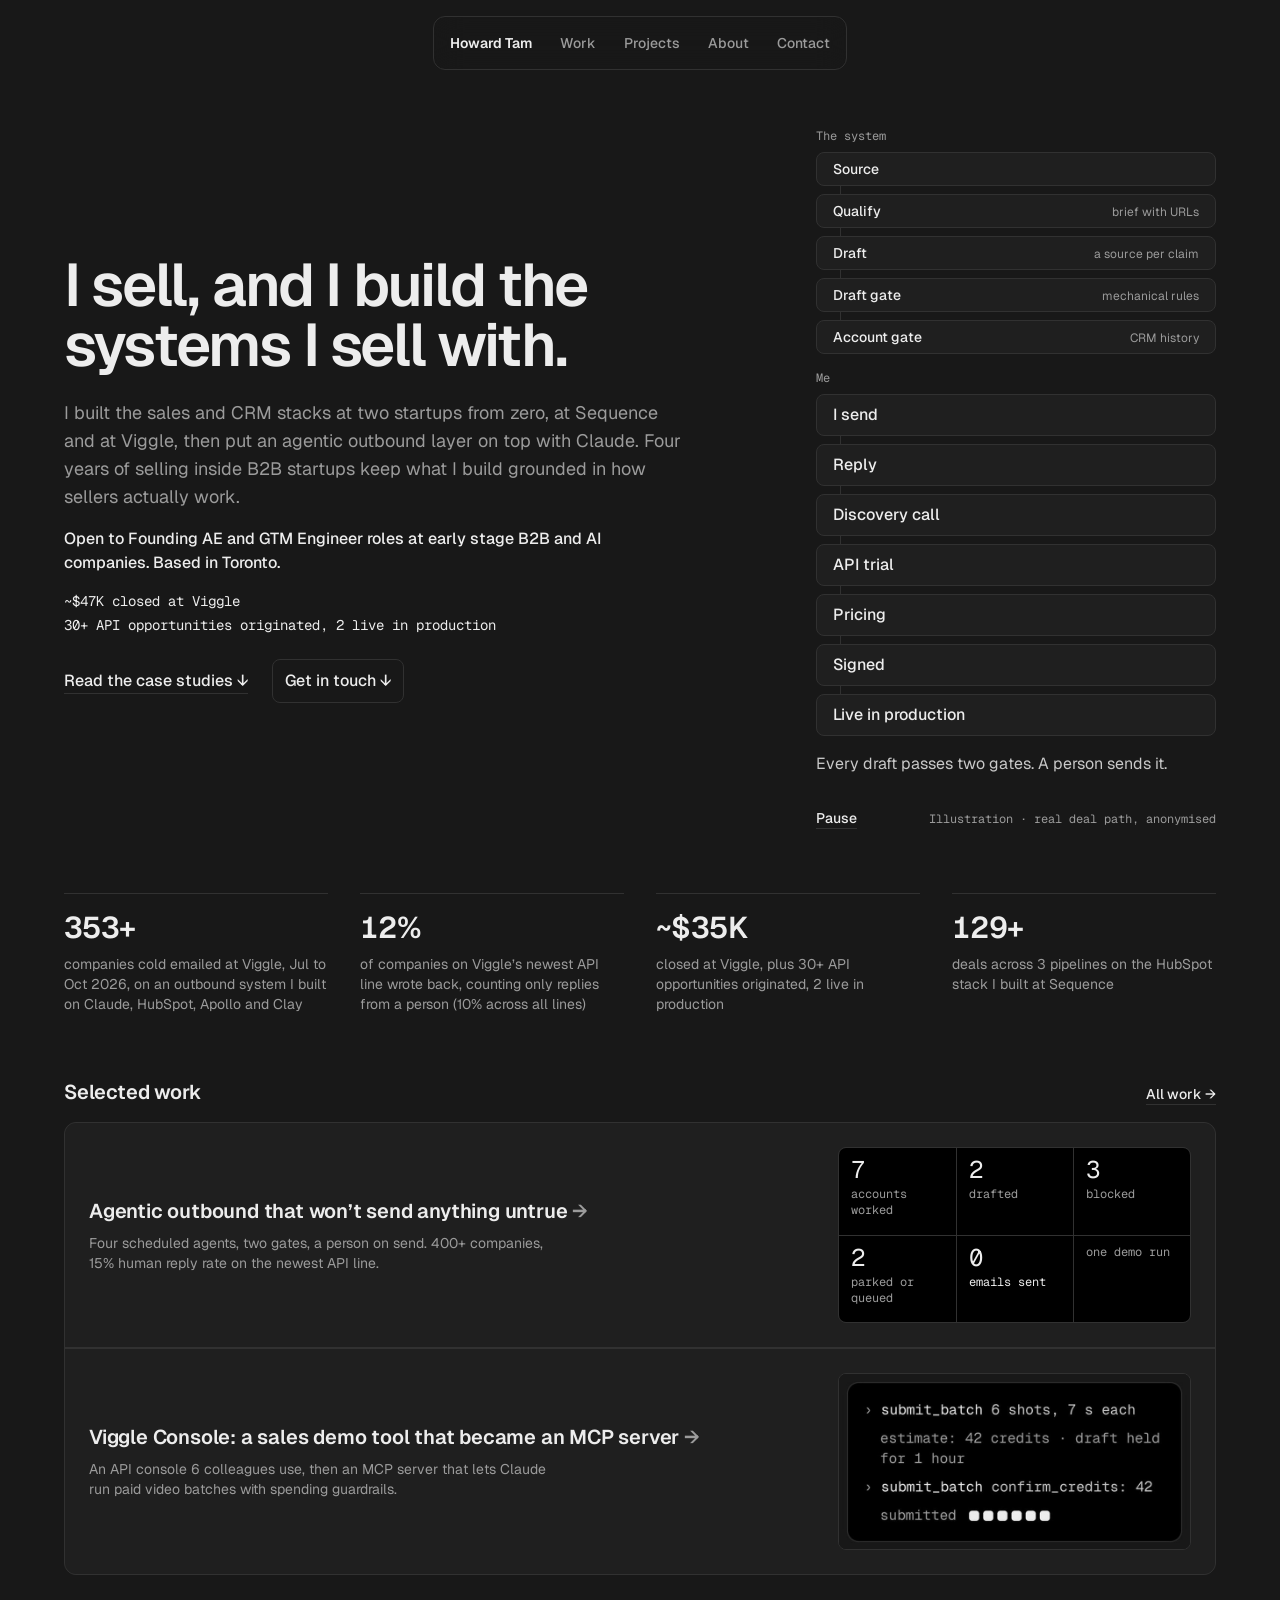
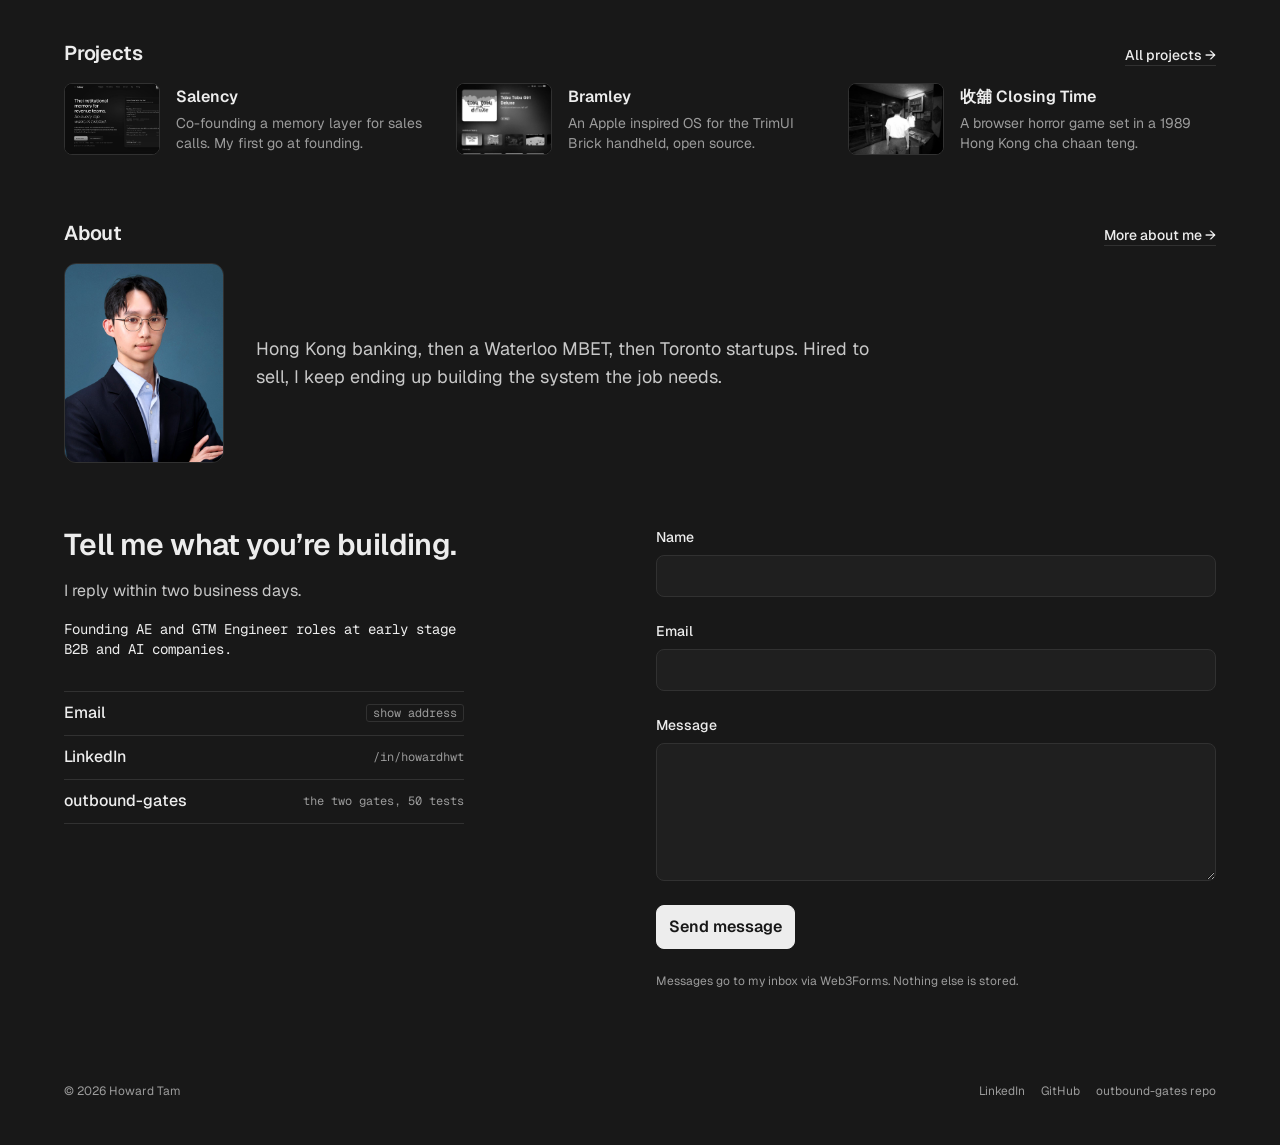
<file: index.html>
<!doctype html>
<html lang="en">
<head>
  <meta charset="utf-8">
  <meta name="viewport" content="width=device-width, initial-scale=1">
  <title>Howard Tam · Founding AE and GTM Engineer</title>
  <meta name="description" content="Howard Tam sells and builds the systems he sells with. Built sales and CRM stacks from zero at Sequence and Viggle, then added an agentic outbound layer on Claude.">
  <meta property="og:title" content="Howard Tam · Founding AE and GTM Engineer">
  <meta property="og:description" content="I sell, and I build the systems I sell with.">
  <meta property="og:url" content="https://howardhwt.github.io/">
  <meta property="og:type" content="profile">
  <meta name="twitter:card" content="summary_large_image">
  <meta property="og:image" content="https://howardhwt.github.io/og/home.png">
  <meta property="og:image:width" content="1200">
  <meta property="og:image:height" content="630">
  <link rel="canonical" href="https://howardhwt.github.io/">
  <link rel="icon" href="favicon.svg" type="image/svg+xml">
  <link rel="apple-touch-icon" href="/apple-touch-icon.png">
  <link rel="preconnect" href="https://fonts.googleapis.com">
  <link rel="preconnect" href="https://fonts.gstatic.com" crossorigin>
  <link href="https://fonts.googleapis.com/css2?family=Geist:wght@400;500;600&family=Geist+Mono:wght@400;500&display=swap" rel="stylesheet">
  <!-- Hide scroll reveals only if motion.js actually runs -->
  <script>document.documentElement.classList.add('js');addEventListener('load',()=>{if(!window.siteMotion)document.documentElement.classList.remove('js')});</script>
  <link rel="stylesheet" href="/style.css?v=426f67ae">
  <script type="application/ld+json">
  {"@context":"https://schema.org","@type":"Person","name":"Howard Tam","url":"https://howardhwt.github.io/","jobTitle":"Founding Account Executive","address":{"@type":"PostalAddress","addressLocality":"Toronto","addressCountry":"CA"},"alumniOf":[{"@type":"CollegeOrUniversity","name":"University of Waterloo"},{"@type":"CollegeOrUniversity","name":"Lancaster University"}],"sameAs":["https://www.linkedin.com/in/howardhwt","https://github.com/howardhwt"]}
  </script>
</head>
<body>
  <a class="skip" href="#main">Skip to content</a>
  <nav class="nav" aria-label="Main"><a class="brand" href="/" aria-label="Howard Tam, home"><span class="long">Howard Tam</span><span class="short">HT</span></a><a href="/work/">Work</a><a href="/projects/">Projects</a><a href="/about/">About</a><a href="/#contact-h">Contact</a></nav>
  <main id="main" class="wrap">
    <div class="hero-row">
      <header class="intro hero scrub">
        <h1>I sell, and I build the systems I sell with.</h1>
        <p class="lede">
          I built the sales and CRM stacks at two startups from zero, at Sequence and at Viggle,
          then put an agentic outbound layer on top with Claude. Four years of selling inside
          B2B startups keep what I build grounded in how sellers actually work.
        </p>
        <p class="avail">Open to Founding AE and GTM Engineer roles at early stage B2B and AI companies. Based in Toronto.</p>
        <p class="proof"><span>~$47K closed at Viggle</span><span>30+ API opportunities originated, 2 live in production</span></p>
        <p class="acts"><a class="jump" href="#work-h">Read the case studies ↓</a><a class="jump ask" href="#contact-h">Get in touch ↓</a></p>
      </header>
      <figure class="hero-flow" aria-label="The outbound system, then one real deal: source, qualify, draft, draft gate and account gate; then I send, reply, discovery call, API trial, pricing, signed, live in production">
        <p class="zone">The system</p>
        <ol class="flow sys">
          <li>Source</li>
          <li>Qualify<span>brief with URLs</span></li>
          <li>Draft<span>a source per claim</span></li>
          <li>Draft gate<span>mechanical rules</span></li>
          <li>Account gate<span>CRM history</span></li>
        </ol>
        <p class="zone">Me</p>
        <ol class="flow mine">
          <li class="human">I send</li>
          <li>Reply</li>
          <li>Discovery call</li>
          <li>API trial</li>
          <li>Pricing</li>
          <li>Signed</li>
          <li class="end">Live in production</li>
        </ol>
        <figcaption class="hero-cap" data-rest="Every draft passes two gates. A person sends it.">Every draft passes two gates. A person sends it.</figcaption>
        <div class="flow-foot"><span class="flow-note">Illustration · real deal path, anonymised</span></div>
      </figure>
    </div>

    <section class="facts reveal" aria-label="Selected results">
      <dl>
        <div><dt>400+</dt><dd>companies cold emailed at Viggle, Jul to Oct 2026, on an outbound system I built on Claude, HubSpot, Apollo and Clay</dd></div>
        <div><dt>15%</dt><dd>of companies on Viggle’s newest API line wrote back, counting only replies from a person (10% across all lines)</dd></div>
        <div><dt>~$47K</dt><dd>closed at Viggle, plus 30+ API opportunities originated, 2 live in production</dd></div>
        <div><dt>200+</dt><dd>deals across 3 pipelines on the HubSpot stack I built at Sequence</dd></div>
      </dl>
    </section>

    <section class="work reveal" aria-labelledby="work-h">
      <div class="sec-head"><h2 id="work-h">Selected work</h2><a class="more" href="/work/">All work →</a></div>
      <ul>
        <li><a href="/work/agentic-outbound/"><span class="txt"><span class="t">Agentic outbound that won’t send anything untrue</span><span class="d">Four scheduled agents, two gates, a person on send. 400+ companies, 15% human reply rate on the newest API line.</span></span><span class="thumb tally" role="img" aria-label="The outbound-gates demo run: 7 accounts worked, 2 drafted, 3 blocked, 2 parked or queued, 0 emails sent"><span><b>7</b>accounts worked</span><span><b>2</b>drafted</span><span><b>3</b>blocked</span><span><b>2</b>parked or queued</span><span class="key"><b>0</b>emails sent</span><span>one demo run</span></span></a></li>
        <li><a href="/work/viggle-console/"><span class="txt"><span class="t">Viggle Console: a sales demo tool that became an MCP server</span><span class="d">An API console 6 colleagues use, then an MCP server that lets Claude run paid video batches with spending guardrails.</span></span><span class="thumb"><img src="/img/work-console.jpg" alt="Illustration of the MCP batch flow: priced at 42 credits, confirmed, six shots submitted" width="800" height="400" loading="lazy"></span></a></li>
      </ul>
    </section>

    <section class="reveal" aria-labelledby="proj-h">
      <div class="sec-head"><h2 id="proj-h">Projects</h2><a class="more" href="/projects/">All projects →</a></div>
      <div class="tiles">
        <a class="tile" href="/projects/#salency"><span class="media"><img src="/img/salency.jpg" alt="The salency.ai home page" width="1440" height="900" loading="lazy"></span><span class="t">Salency</span><span class="d">Co-founding a memory layer for sales calls. My first go at founding.</span></a>
        <a class="tile" href="/projects/#bramley"><span class="media"><video src="/media/bramley.mp4" poster="/img/bramley-poster.jpg" muted loop playsinline preload="none" aria-label="Bramley home screen"></video></span><span class="t">Bramley</span><span class="d">An Apple inspired OS for the TrimUI Brick handheld, open source.</span></a>
        <a class="tile" href="/projects/#closing-time"><span class="media"><video src="/media/closing-time.mp4" poster="/img/closing-time-poster.jpg" muted loop playsinline preload="none" aria-label="收舖 Closing Time gameplay"></video></span><span class="t">收舖 Closing Time</span><span class="d">A browser horror game set in a 1989 Hong Kong cha chaan teng.</span></a>
      </div>
    </section>

    <section class="reveal" aria-labelledby="me-h">
      <div class="sec-head"><h2 id="me-h">About</h2><a class="more" href="/about/">More about me →</a></div>
      <div class="me">
        <img src="/img/howard.jpg" alt="Howard Tam, portrait" width="240" height="300" loading="lazy">
        <div>
          <p>Hong Kong banking, then a Waterloo MBET, then Toronto startups. Hired to sell, I keep ending up building the system the job needs.</p>
        </div>
      </div>
    </section>

    <section class="contact reveal" aria-labelledby="contact-h">
      <h2 id="contact-h">Tell me what you’re building.</h2>
      <p class="contact-note">I reply within two business days.</p>
      <p class="fit">Founding AE and GTM Engineer roles at early stage B2B and AI companies.</p>
      <ul class="reach" aria-label="Other ways to reach me">
        <li class="mail-row"><a id="mail" data-u="wh.mat.drawoh" data-d="moc.liamg">Email</a><span class="addr" id="mail-addr" role="status"></span><span class="sr" id="mail-said" role="status"></span></li>
        <li><a href="https://www.linkedin.com/in/howardhwt">LinkedIn</a><span>/in/howardhwt</span></li>
        <li><a href="https://github.com/howardhwt/outbound-gates">outbound-gates</a><span>the two gates, 50 tests</span></li>
      </ul>
      <form id="contact" action="https://api.web3forms.com/submit" method="POST" novalidate>
        <input type="hidden" name="access_key" value="160a0a28-0e5e-43ad-8369-a830430b0156">
        <input type="hidden" name="subject" value="New message from howardhwt.github.io">
        <input type="checkbox" name="botcheck" class="trap" tabindex="-1" autocomplete="off" aria-hidden="true">
        <div class="field">
          <label for="f-name">Name</label>
          <input id="f-name" name="name" type="text" autocomplete="name" required aria-describedby="e-name">
          <p class="err" id="e-name"></p>
        </div>
        <div class="field">
          <label for="f-email">Email</label>
          <input id="f-email" name="email" type="email" autocomplete="email" required aria-describedby="e-email">
          <p class="err" id="e-email"></p>
        </div>
        <div class="field">
          <label for="f-msg">Message</label>
          <textarea id="f-msg" name="message" rows="5" required aria-describedby="e-msg"></textarea>
          <p class="err" id="e-msg"></p>
        </div>
        <button type="submit">Send message</button>
        <p class="status" id="f-status" role="status" aria-live="polite"></p>
        <p class="fine">Messages go to my inbox via Web3Forms. Nothing else is stored.</p>
      </form>
    </section>
  </main>
  <footer class="wrap foot">
    <span>© 2026 Howard Tam</span>
    <nav aria-label="Elsewhere"><a href="https://www.linkedin.com/in/howardhwt">LinkedIn</a><a href="https://github.com/howardhwt">GitHub</a><a href="https://github.com/howardhwt/outbound-gates">outbound-gates repo</a></nav>
  </footer>
  <script>
    const m = document.getElementById('mail');
    const rev = (v) => v.split('').reverse().join('');
    const addr = rev(m.dataset.u) + '@' + rev(m.dataset.d);
    m.href = 'mailto:' + addr;
    // A tiny reveal: the address shows (spelled out) only after a click, then the same button copies the real one.
    const line = document.getElementById('mail-addr');
    const said = document.getElementById('mail-said');
    const btn = document.createElement('button');
    btn.type = 'button';
    btn.className = 'addr-btn';
    btn.textContent = 'show address';
    line.before(btn);
    let reset = 0;
    const tell = (msg) => {
      btn.textContent = msg;
      said.textContent = msg;
      clearTimeout(reset);
      reset = setTimeout(() => { btn.textContent = 'copy'; said.textContent = ''; }, 2000);
    };
    btn.addEventListener('click', () => {
      if (!line.textContent) {
        line.textContent = addr.replace('@', ' at ').replace(/\./g, ' dot ');
        btn.textContent = 'copy';
        return;
      }
      const blocked = () => tell('copy blocked, use Email');
      if (navigator.clipboard && navigator.clipboard.writeText) navigator.clipboard.writeText(addr).then(() => tell('copied'), blocked);
      else blocked();
    });
    const f = document.getElementById('contact');
    const status = document.getElementById('f-status');
    const checks = [
      ['f-name', 'e-name', (v) => v.trim() ? '' : 'Add your name.'],
      ['f-email', 'e-email', (v) => /^[^\s@]+@[^\s@]+\.[^\s@]+$/.test(v.trim()) ? '' : 'Add a valid email so I can reply.'],
      ['f-msg', 'e-msg', (v) => v.trim() ? '' : 'Write a short message.'],
    ];
    const check = ([id, eid, test]) => {
      const el = document.getElementById(id); const msg = test(el.value);
      document.getElementById(eid).textContent = msg;
      el.setAttribute('aria-invalid', msg ? 'true' : 'false');
      return msg ? el : null;
    };
    // Once a field has been flagged, re-check it as the visitor fixes it.
    checks.forEach((c) => document.getElementById(c[0]).addEventListener('input', (ev) => {
      if (ev.target.getAttribute('aria-invalid') === 'true') check(c);
    }));
    f.addEventListener('submit', async (ev) => {
      ev.preventDefault();
      const bad = checks.map(check).filter(Boolean);
      if (bad.length) { bad[0].focus(); return; }
      const btn = f.querySelector('button');
      btn.disabled = true; btn.textContent = 'Sending…'; status.textContent = '';
      try {
        const res = await fetch('https://api.web3forms.com/submit', {
          method: 'POST',
          headers: { Accept: 'application/json' },
          body: new FormData(f),
          signal: AbortSignal.timeout(15000),
        });
        const data = await res.json();
        if (!data.success) throw new Error(data.message);
        f.reset();
        status.textContent = 'Message sent. I’ll reply within two business days.';
      } catch {
        status.textContent = 'Message didn’t send. Try again, or reach me on LinkedIn.';
      } finally {
        btn.disabled = false; btn.textContent = 'Send message';
      }
    });
  </script>
  <script src="/motion.js?v=291b868a" defer></script>
  <script data-goatcounter="https://howardhwt.goatcounter.com/count" async src="//gc.zgo.at/count.js"></script>
</body>
</html>
</file>
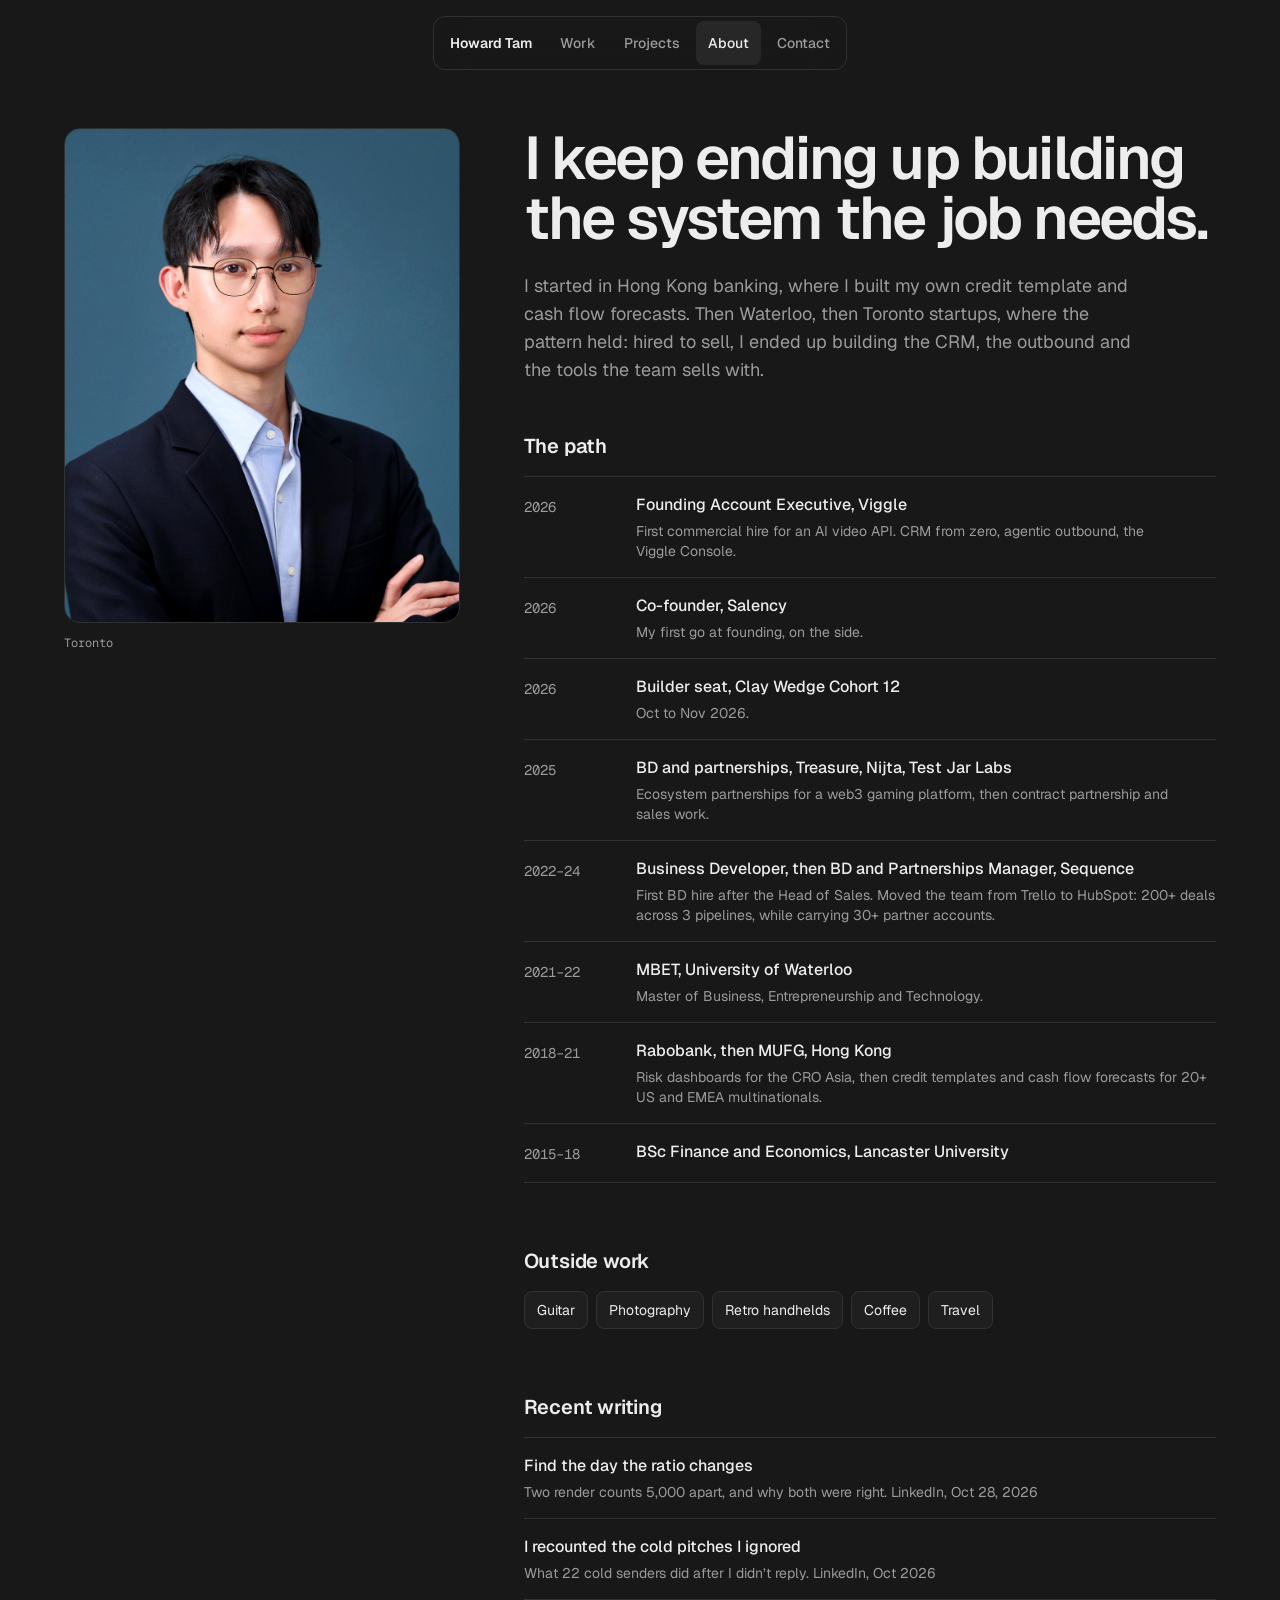
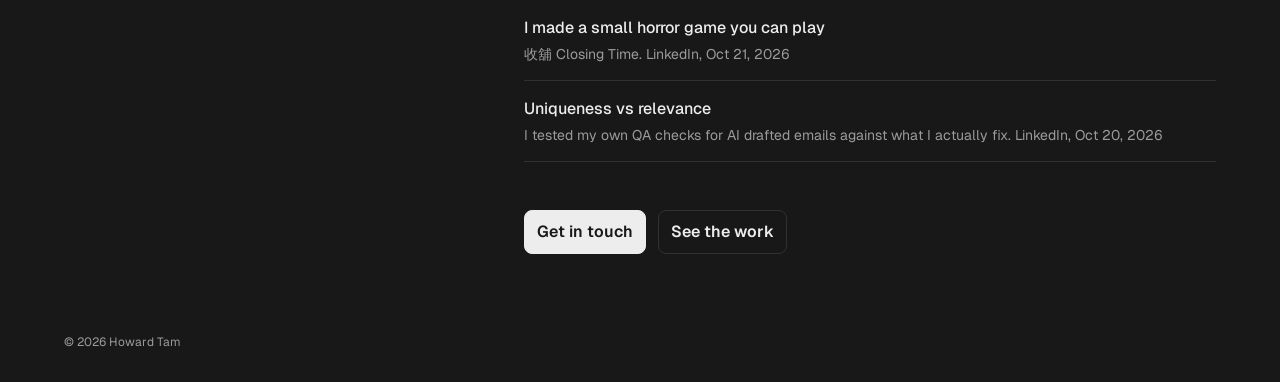
<file: about/index.html>
<!doctype html>
<html lang="en">
<head>
  <meta charset="utf-8">
  <meta name="viewport" content="width=device-width, initial-scale=1">
  <title>About · Howard Tam</title>
  <meta name="description" content="Howard Tam: from credit and risk in Hong Kong banking to building sales systems at Toronto startups.">
  <meta property="og:title" content="About · Howard Tam">
  <meta property="og:description" content="Howard Tam: from credit and risk in Hong Kong banking to building sales systems at Toronto startups.">
  <meta property="og:url" content="https://howardhwt.github.io/about/">
  <meta property="og:type" content="website">
  <meta property="og:image" content="https://howardhwt.github.io/og/about.png">
  <meta property="og:image:width" content="1200">
  <meta property="og:image:height" content="630">
  <meta name="twitter:card" content="summary_large_image">
  <link rel="canonical" href="https://howardhwt.github.io/about/">
  <link rel="icon" href="/favicon.svg" type="image/svg+xml">
  <link rel="apple-touch-icon" href="/apple-touch-icon.png">
  <link rel="preconnect" href="https://fonts.googleapis.com">
  <link rel="preconnect" href="https://fonts.gstatic.com" crossorigin>
  <link href="https://fonts.googleapis.com/css2?family=Geist:wght@400;500;600&family=Geist+Mono:wght@400;500&display=swap" rel="stylesheet">
  <!-- Hide scroll reveals only if motion.js actually runs -->
  <script>document.documentElement.classList.add('js');addEventListener('load',()=>{if(!window.siteMotion)document.documentElement.classList.remove('js')});</script>
  <link rel="stylesheet" href="/style.css?v=426f67ae">
</head>
<body>
  <a class="skip" href="#main">Skip to content</a>
  <nav class="nav" aria-label="Main"><a class="brand" href="/" aria-label="Howard Tam, home"><span class="long">Howard Tam</span><span class="short">HT</span></a><a href="/work/">Work</a><a href="/projects/">Projects</a><a href="/about/" aria-current="page">About</a><a href="/#contact-h">Contact</a></nav>
  <main id="main" class="wrap case">
    <div class="about">
      <figure class="portrait">
        <img class="photo-in" src="/img/howard.jpg" alt="Howard Tam in a navy blazer and light blue shirt against a teal backdrop" width="960" height="1200">
        <figcaption>Toronto</figcaption>
      </figure>
      <div>
        <header class="hero">
              <h1>I keep ending up building the system the job needs.</h1>
          <p class="lede">I started in Hong Kong banking, where I built my own credit template and cash flow forecasts. Then Waterloo, then Toronto startups, where the pattern held: hired to sell, I ended up building the CRM, the outbound and the tools the team sells with.</p>
        </header>

        <h2>The path</h2>
        <ol class="timeline reveal">
          <li><span class="when">2026</span><div><p class="t">Founding Account Executive, Viggle</p><p class="d">First commercial hire for an AI video API. CRM from zero, agentic outbound, the Viggle Console.</p></div></li>
          <li><span class="when">2026</span><div><p class="t">Co-founder, Salency</p><p class="d">My first go at founding, on the side.</p></div></li>
          <li><span class="when">2026</span><div><p class="t">Builder seat, Clay Wedge Cohort 12</p><p class="d">Oct to Nov 2026.</p></div></li>
          <li><span class="when">2025</span><div><p class="t">BD and partnerships, Treasure, Nijta, Test Jar Labs</p><p class="d">Ecosystem partnerships for a web3 gaming platform, then contract partnership and sales work.</p></div></li>
          <li><span class="when">2022–24</span><div><p class="t">Business Developer, then BD and Partnerships Manager, Sequence</p><p class="d">First BD hire after the Head of Sales. Moved the team from Trello to HubSpot: 200+ deals across 3 pipelines, while carrying 30+ partner accounts.</p></div></li>
          <li><span class="when">2021–22</span><div><p class="t">MBET, University of Waterloo</p><p class="d">Master of Business, Entrepreneurship and Technology.</p></div></li>
          <li><span class="when">2018–21</span><div><p class="t">Rabobank, then MUFG, Hong Kong</p><p class="d">Risk dashboards for the CRO Asia, then credit templates and cash flow forecasts for 20+ US and EMEA multinationals.</p></div></li>
          <li><span class="when">2015–18</span><div><p class="t">BSc Finance and Economics, Lancaster University</p></div></li>
        </ol>

        <h2>Outside work</h2>
        <ul class="chips reveal">
          <li>Guitar</li>
          <li>Photography</li>
          <li>Retro handhelds</li>
          <li>Coffee</li>
          <li>Travel</li>
        </ul>

        <h2>Recent writing</h2>
        <ul class="writing reveal">
          <li><a href="https://www.linkedin.com/posts/howardhwt_an-agency-ran-a-fan-kiosk-on-our-ai-video-share-7521301277448826880--cPo/"><span class="t">Find the day the ratio changes</span><span class="d">Two render counts 5,000 apart, and why both were right. LinkedIn, Oct 28, 2026</span></a></li>
          <li><a href="https://www.linkedin.com/posts/howardhwt_what-22-cold-senders-did-after-i-ignored-ugcPost-7519572742975692800-rl7E/"><span class="t">I recounted the cold pitches I ignored</span><span class="d">What 22 cold senders did after I didn’t reply. LinkedIn, Oct 2026</span></a></li>
          <li><a href="https://www.linkedin.com/posts/howardhwt_i-made-a-small-horror-game-you-can-play-in-ugcPost-7518703733451472896-ipQZ/"><span class="t">I made a small horror game you can play</span><span class="d">收舖 Closing Time. LinkedIn, Oct 21, 2026</span></a></li>
          <li><a href="https://www.linkedin.com/posts/howardhwt_i-wrote-3-qa-checks-for-my-ai-drafted-cold-share-7518415788123242496--nTB/"><span class="t">Uniqueness vs relevance</span><span class="d">I tested my own QA checks for AI drafted emails against what I actually fix. LinkedIn, Oct 20, 2026</span></a></li>
        </ul>

        <nav class="links reveal next" aria-label="Next">
          <a class="primary" href="/#contact-h">Get in touch</a>
          <a href="/work/">See the work</a>
        </nav>
      </div>
    </div>
  </main>
  <footer class="wrap foot">© 2026 Howard Tam</footer>
  <script src="/motion.js?v=291b868a" defer></script>
  <script data-goatcounter="https://howardhwt.goatcounter.com/count" async src="//gc.zgo.at/count.js"></script>
</body>
</html>
</file>
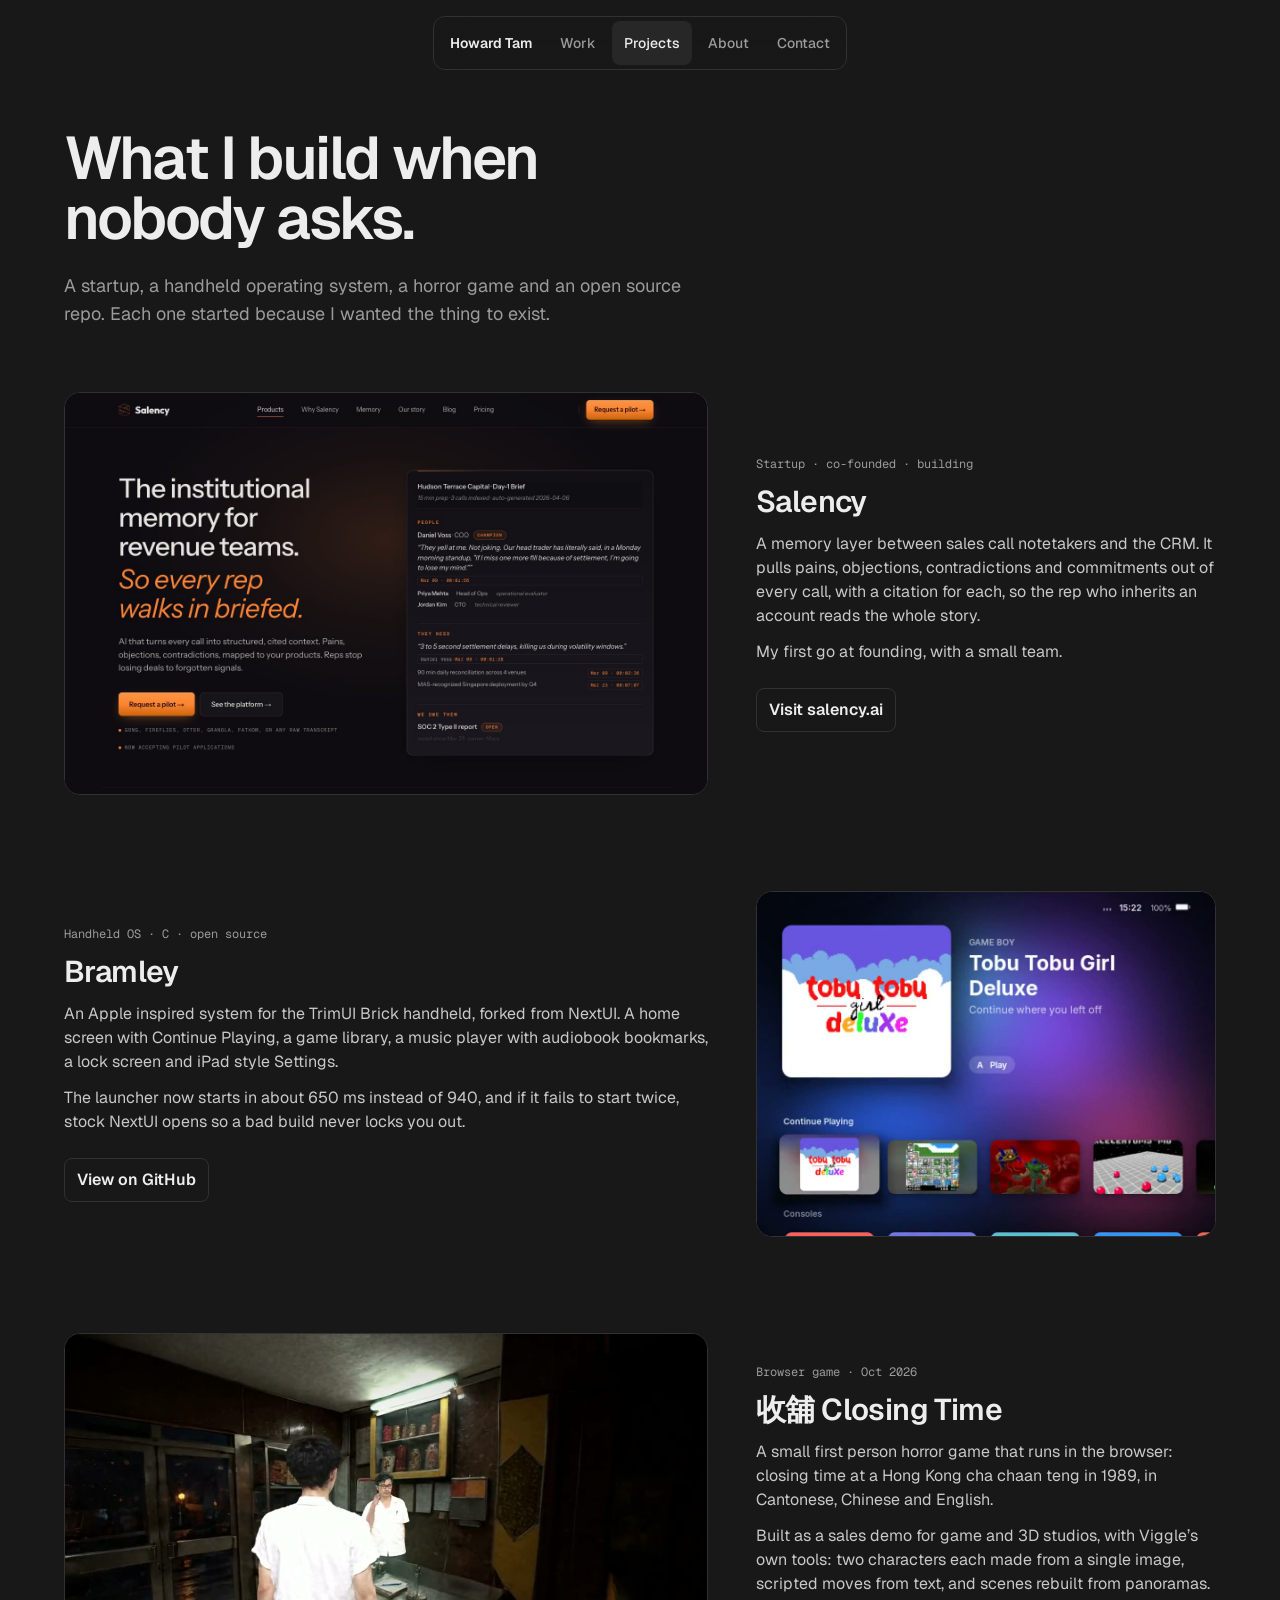
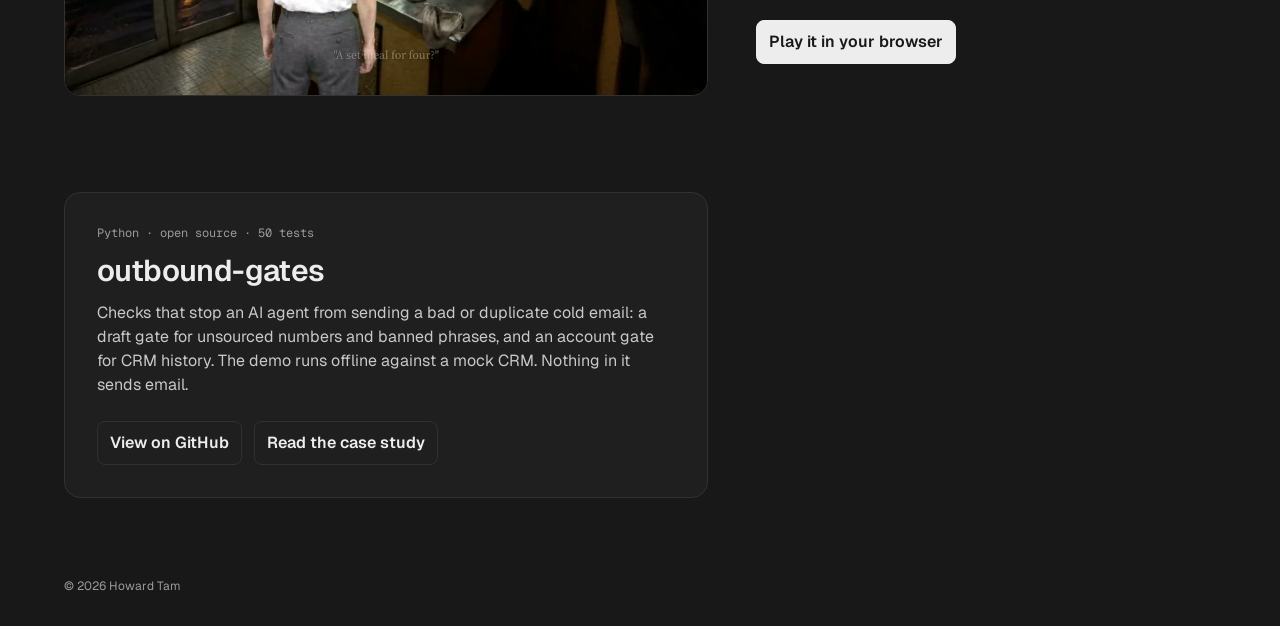
<file: projects/index.html>
<!doctype html>
<html lang="en">
<head>
  <meta charset="utf-8">
  <meta name="viewport" content="width=device-width, initial-scale=1">
  <title>Projects · Howard Tam</title>
  <meta name="description" content="Things Howard Tam builds outside the day job: Salency, Bramley for the TrimUI Brick, the 收舖 Closing Time browser game, and outbound-gates.">
  <meta property="og:title" content="Projects · Howard Tam">
  <meta property="og:description" content="Things Howard Tam builds outside the day job: Salency, Bramley for the TrimUI Brick, the 收舖 Closing Time browser game, and outbound-gates.">
  <meta property="og:url" content="https://howardhwt.github.io/projects/">
  <meta property="og:type" content="website">
  <meta property="og:image" content="https://howardhwt.github.io/og/projects.png">
  <meta property="og:image:width" content="1200">
  <meta property="og:image:height" content="630">
  <meta name="twitter:card" content="summary_large_image">
  <link rel="canonical" href="https://howardhwt.github.io/projects/">
  <link rel="icon" href="/favicon.svg" type="image/svg+xml">
  <link rel="apple-touch-icon" href="/apple-touch-icon.png">
  <link rel="preconnect" href="https://fonts.googleapis.com">
  <link rel="preconnect" href="https://fonts.gstatic.com" crossorigin>
  <link href="https://fonts.googleapis.com/css2?family=Geist:wght@400;500;600&family=Geist+Mono:wght@400;500&display=swap" rel="stylesheet">
  <!-- Hide scroll reveals only if motion.js actually runs -->
  <script>document.documentElement.classList.add('js');addEventListener('load',()=>{if(!window.siteMotion)document.documentElement.classList.remove('js')});</script>
  <link rel="stylesheet" href="/style.css?v=426f67ae">
</head>
<body>
  <a class="skip" href="#main">Skip to content</a>
  <nav class="nav" aria-label="Main"><a class="brand" href="/" aria-label="Howard Tam, home"><span class="long">Howard Tam</span><span class="short">HT</span></a><a href="/work/">Work</a><a href="/projects/" aria-current="page">Projects</a><a href="/about/">About</a><a href="/#contact-h">Contact</a></nav>
  <main id="main" class="wrap case">
    <header class="hero">
      <h1>What I build when nobody asks.</h1>
      <p class="lede">A startup, a handheld operating system, a horror game and an open source repo. Each one started because I wanted the thing to exist.</p>
    </header>

    <section class="proj" aria-label="Projects">
      <article class="reveal" id="salency">
        <div class="media grow"><a href="https://salency.ai"><img src="/img/salency.jpg" alt="The salency.ai home page: the institutional memory for revenue teams, beside a generated account brief" width="1440" height="900" loading="lazy"></a></div>
        <div>
          <p class="kicker">Startup · co-founded · building</p>
          <h2>Salency</h2>
          <p>A memory layer between sales call notetakers and the CRM. It pulls pains, objections, contradictions and commitments out of every call, with a citation for each, so the rep who inherits an account reads the whole story.</p>
          <p>My first go at founding, with a small team.</p>
          <nav class="links" aria-label="Salency links"><a href="https://salency.ai">Visit salency.ai</a></nav>
        </div>
      </article>

      <article class="reveal" id="bramley">
        <div class="media grow"><video src="/media/bramley.mp4" poster="/img/bramley-poster.jpg" muted loop playsinline preload="none" width="960" height="720" aria-label="Bramley tour: home screen, game library, music player and quick menu"></video></div>
        <div>
          <p class="kicker">Handheld OS · C · open source</p>
          <h2>Bramley</h2>
          <p>An Apple inspired system for the TrimUI Brick handheld, forked from NextUI. A home screen with Continue Playing, a game library, a music player with audiobook bookmarks, a lock screen and iPad style Settings.</p>
          <p>The launcher now starts in about 650 ms instead of 940, and if it fails to start twice, stock NextUI opens so a bad build never locks you out.</p>
          <nav class="links" aria-label="Bramley links"><a href="https://github.com/howardhwt/bramley">View on GitHub</a></nav>
        </div>
      </article>

      <article class="reveal" id="closing-time">
        <div class="media grow"><video src="/media/closing-time.mp4" poster="/img/closing-time-poster.jpg" muted loop playsinline preload="none" width="1280" height="720" aria-label="收舖 Closing Time: a corridor and a cha chaan teng counter at night"></video></div>
        <div>
          <p class="kicker">Browser game · Oct 2026</p>
          <h2>收舖 Closing Time</h2>
          <p>A small first person horror game that runs in the browser: closing time at a Hong Kong cha chaan teng in 1989, in Cantonese, Chinese and English.</p>
          <p>Built as a sales demo for game and 3D studios, with Viggle’s own tools: two characters each made from a single image, scripted moves from text, and scenes rebuilt from panoramas.</p>
          <nav class="links" aria-label="Closing Time links"><a class="primary" href="/closing-time/">Play it in your browser</a></nav>
        </div>
      </article>

      <article class="reveal" id="outbound-gates">
        <div class="text-only">
          <p class="kicker">Python · open source · 50 tests</p>
          <h2>outbound-gates</h2>
          <p>Checks that stop an AI agent from sending a bad or duplicate cold email: a draft gate for unsourced numbers and banned phrases, and an account gate for CRM history. The demo runs offline against a mock CRM. Nothing in it sends email.</p>
          <nav class="links" aria-label="outbound-gates links"><a href="https://github.com/howardhwt/outbound-gates">View on GitHub</a><a href="/work/agentic-outbound/">Read the case study</a></nav>
        </div>
      </article>
    </section>
  </main>
  <footer class="wrap foot">© 2026 Howard Tam</footer>
  <script src="/motion.js?v=291b868a" defer></script>
  <script data-goatcounter="https://howardhwt.goatcounter.com/count" async src="//gc.zgo.at/count.js"></script>
</body>
</html>
</file>
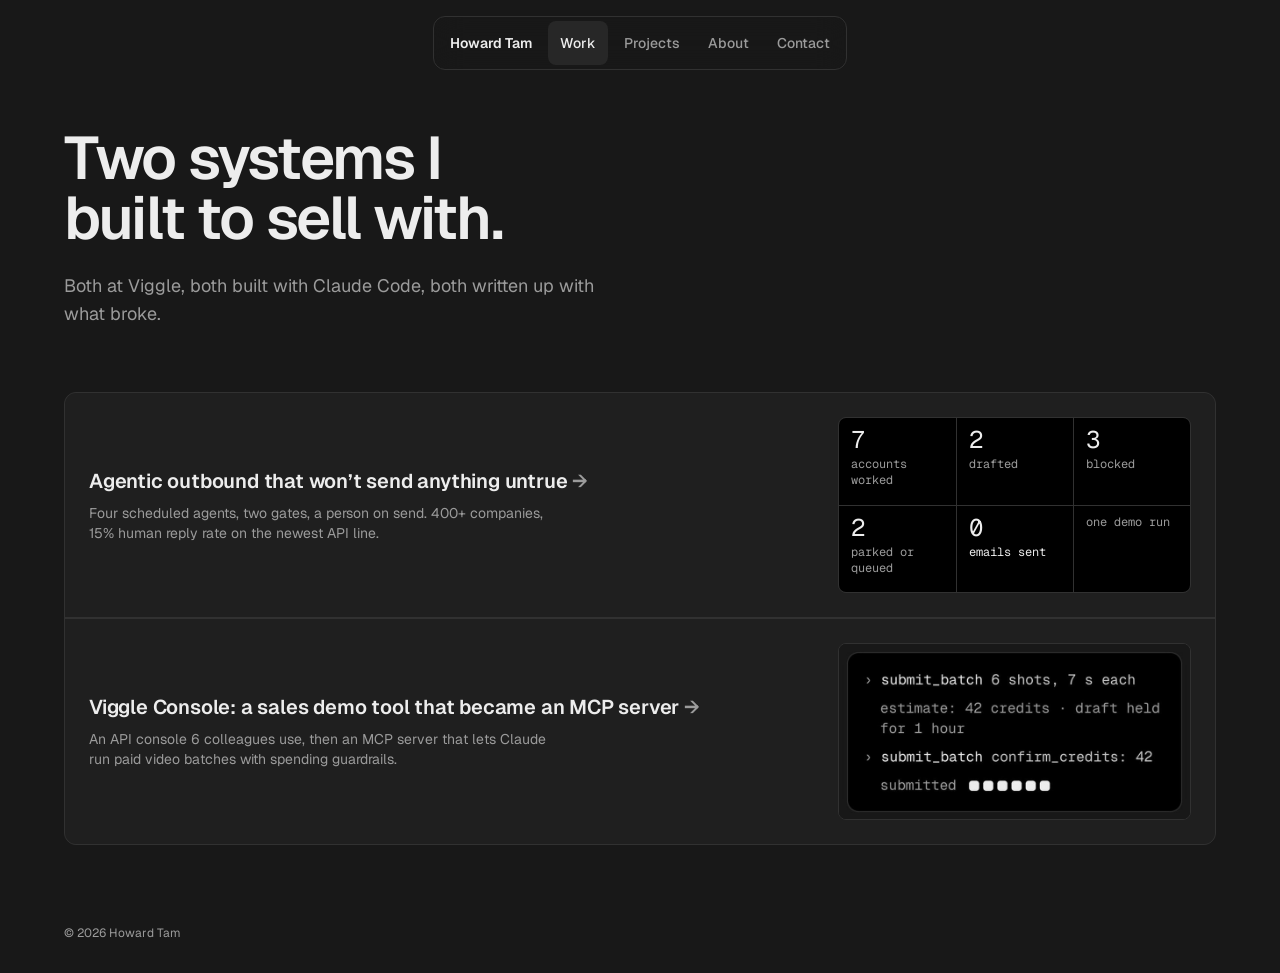
<file: work/index.html>
<!doctype html>
<html lang="en">
<head>
  <meta charset="utf-8">
  <meta name="viewport" content="width=device-width, initial-scale=1">
  <title>Work · Howard Tam</title>
  <meta name="description" content="Case studies: an agentic outbound system with gates against untrue claims, and an API demo console that became an MCP server.">
  <meta property="og:title" content="Work · Howard Tam">
  <meta property="og:description" content="Case studies: an agentic outbound system with gates against untrue claims, and an API demo console that became an MCP server.">
  <meta property="og:url" content="https://howardhwt.github.io/work/">
  <meta property="og:type" content="website">
  <meta property="og:image" content="https://howardhwt.github.io/og/work.png">
  <meta property="og:image:width" content="1200">
  <meta property="og:image:height" content="630">
  <meta name="twitter:card" content="summary_large_image">
  <link rel="canonical" href="https://howardhwt.github.io/work/">
  <link rel="icon" href="/favicon.svg" type="image/svg+xml">
  <link rel="apple-touch-icon" href="/apple-touch-icon.png">
  <link rel="preconnect" href="https://fonts.googleapis.com">
  <link rel="preconnect" href="https://fonts.gstatic.com" crossorigin>
  <link href="https://fonts.googleapis.com/css2?family=Geist:wght@400;500;600&family=Geist+Mono:wght@400;500&display=swap" rel="stylesheet">
  <!-- Hide scroll reveals only if motion.js actually runs -->
  <script>document.documentElement.classList.add('js');addEventListener('load',()=>{if(!window.siteMotion)document.documentElement.classList.remove('js')});</script>
  <link rel="stylesheet" href="/style.css?v=426f67ae">
</head>
<body>
  <a class="skip" href="#main">Skip to content</a>
  <nav class="nav" aria-label="Main"><a class="brand" href="/" aria-label="Howard Tam, home"><span class="long">Howard Tam</span><span class="short">HT</span></a><a href="/work/" aria-current="page">Work</a><a href="/projects/">Projects</a><a href="/about/">About</a><a href="/#contact-h">Contact</a></nav>
  <main id="main" class="wrap case">
    <header class="hero">
      <h1>Two systems I built to sell with.</h1>
      <p class="lede">Both at Viggle, both built with Claude Code, both written up with what broke.</p>
    </header>
    <section class="work reveal" aria-label="Case studies">
      <ul>
        <li><a href="/work/agentic-outbound/"><span class="txt"><span class="t">Agentic outbound that won’t send anything untrue</span><span class="d">Four scheduled agents, two gates, a person on send. 400+ companies, 15% human reply rate on the newest API line.</span></span><span class="thumb tally" role="img" aria-label="The outbound-gates demo run: 7 accounts worked, 2 drafted, 3 blocked, 2 parked or queued, 0 emails sent"><span><b>7</b>accounts worked</span><span><b>2</b>drafted</span><span><b>3</b>blocked</span><span><b>2</b>parked or queued</span><span class="key"><b>0</b>emails sent</span><span>one demo run</span></span></a></li>
        <li><a href="/work/viggle-console/"><span class="txt"><span class="t">Viggle Console: a sales demo tool that became an MCP server</span><span class="d">An API console 6 colleagues use, then an MCP server that lets Claude run paid video batches with spending guardrails.</span></span><span class="thumb"><img src="/img/work-console.jpg" alt="Illustration of the MCP batch flow: priced at 42 credits, confirmed, six shots submitted" width="800" height="400" loading="lazy"></span></a></li>
      </ul>
    </section>
  </main>
  <footer class="wrap foot">© 2026 Howard Tam</footer>
  <script src="/motion.js?v=291b868a" defer></script>
  <script data-goatcounter="https://howardhwt.goatcounter.com/count" async src="//gc.zgo.at/count.js"></script>
</body>
</html>
</file>
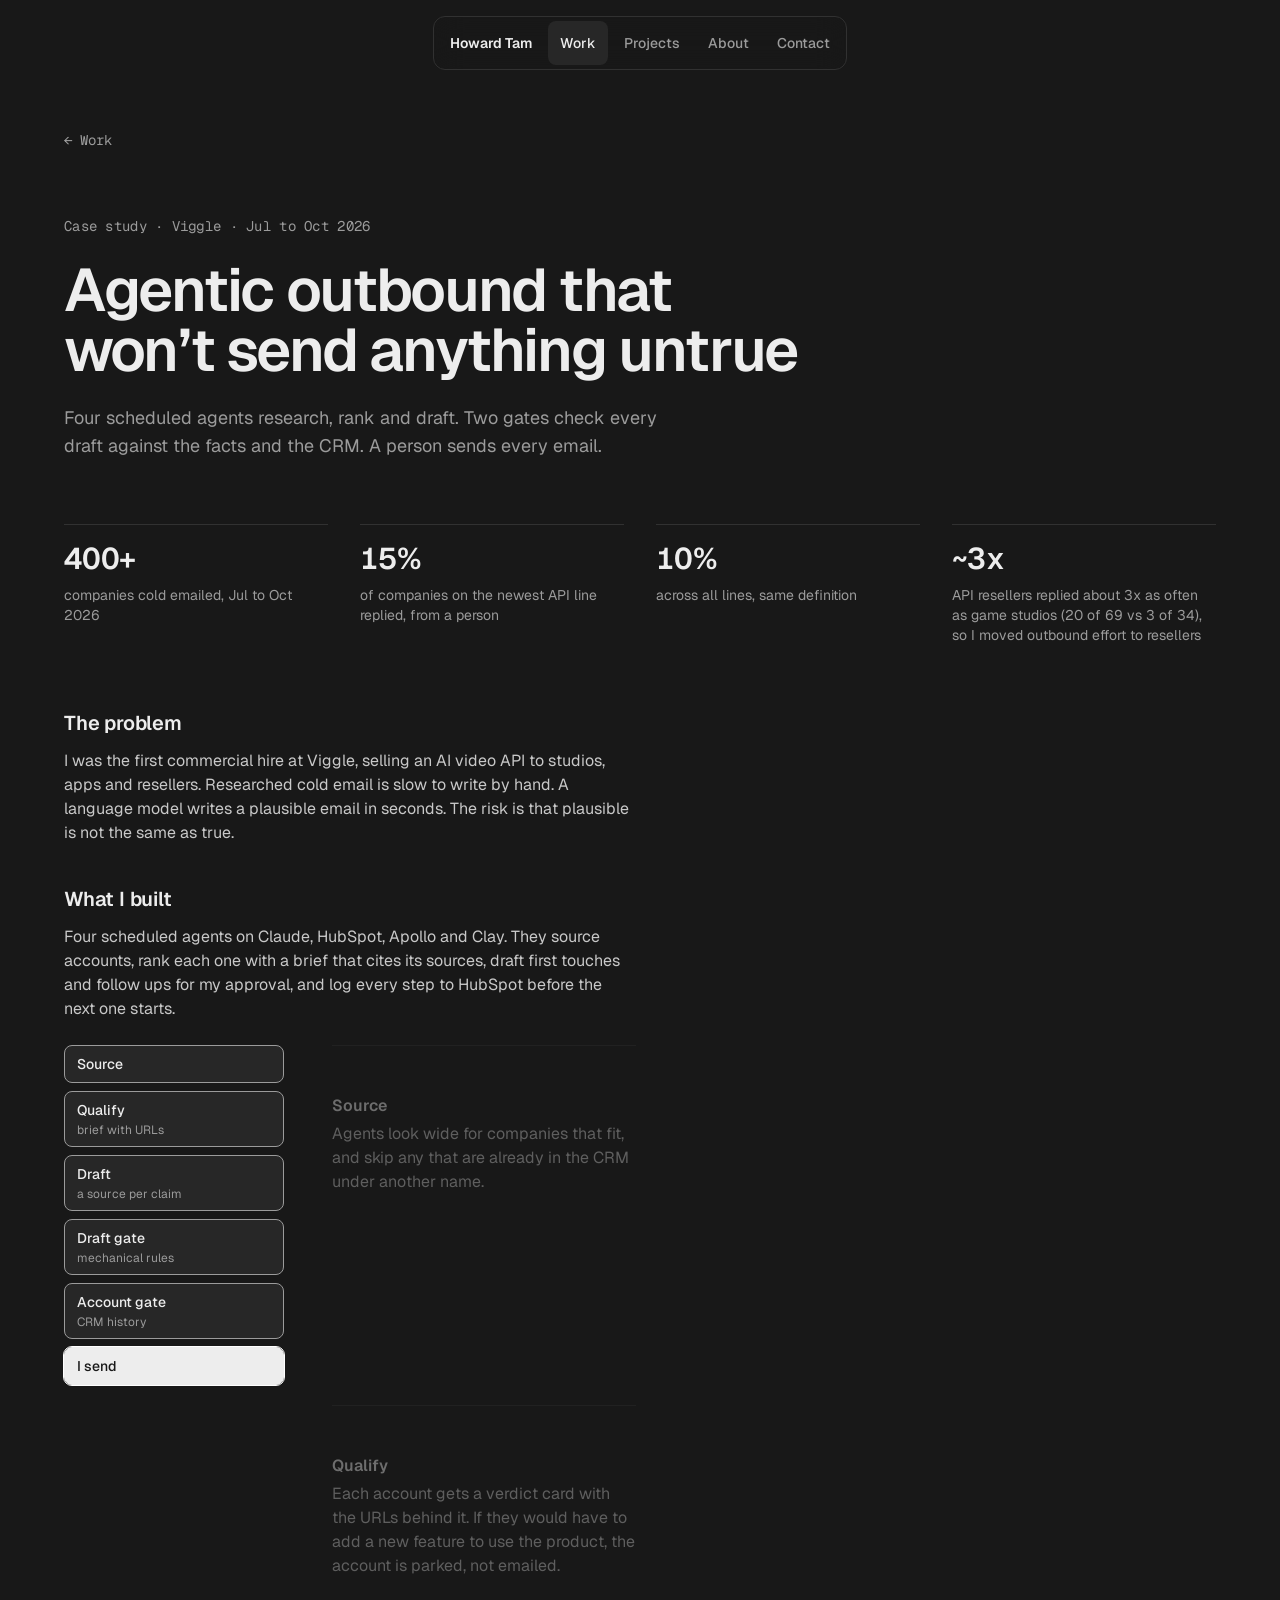
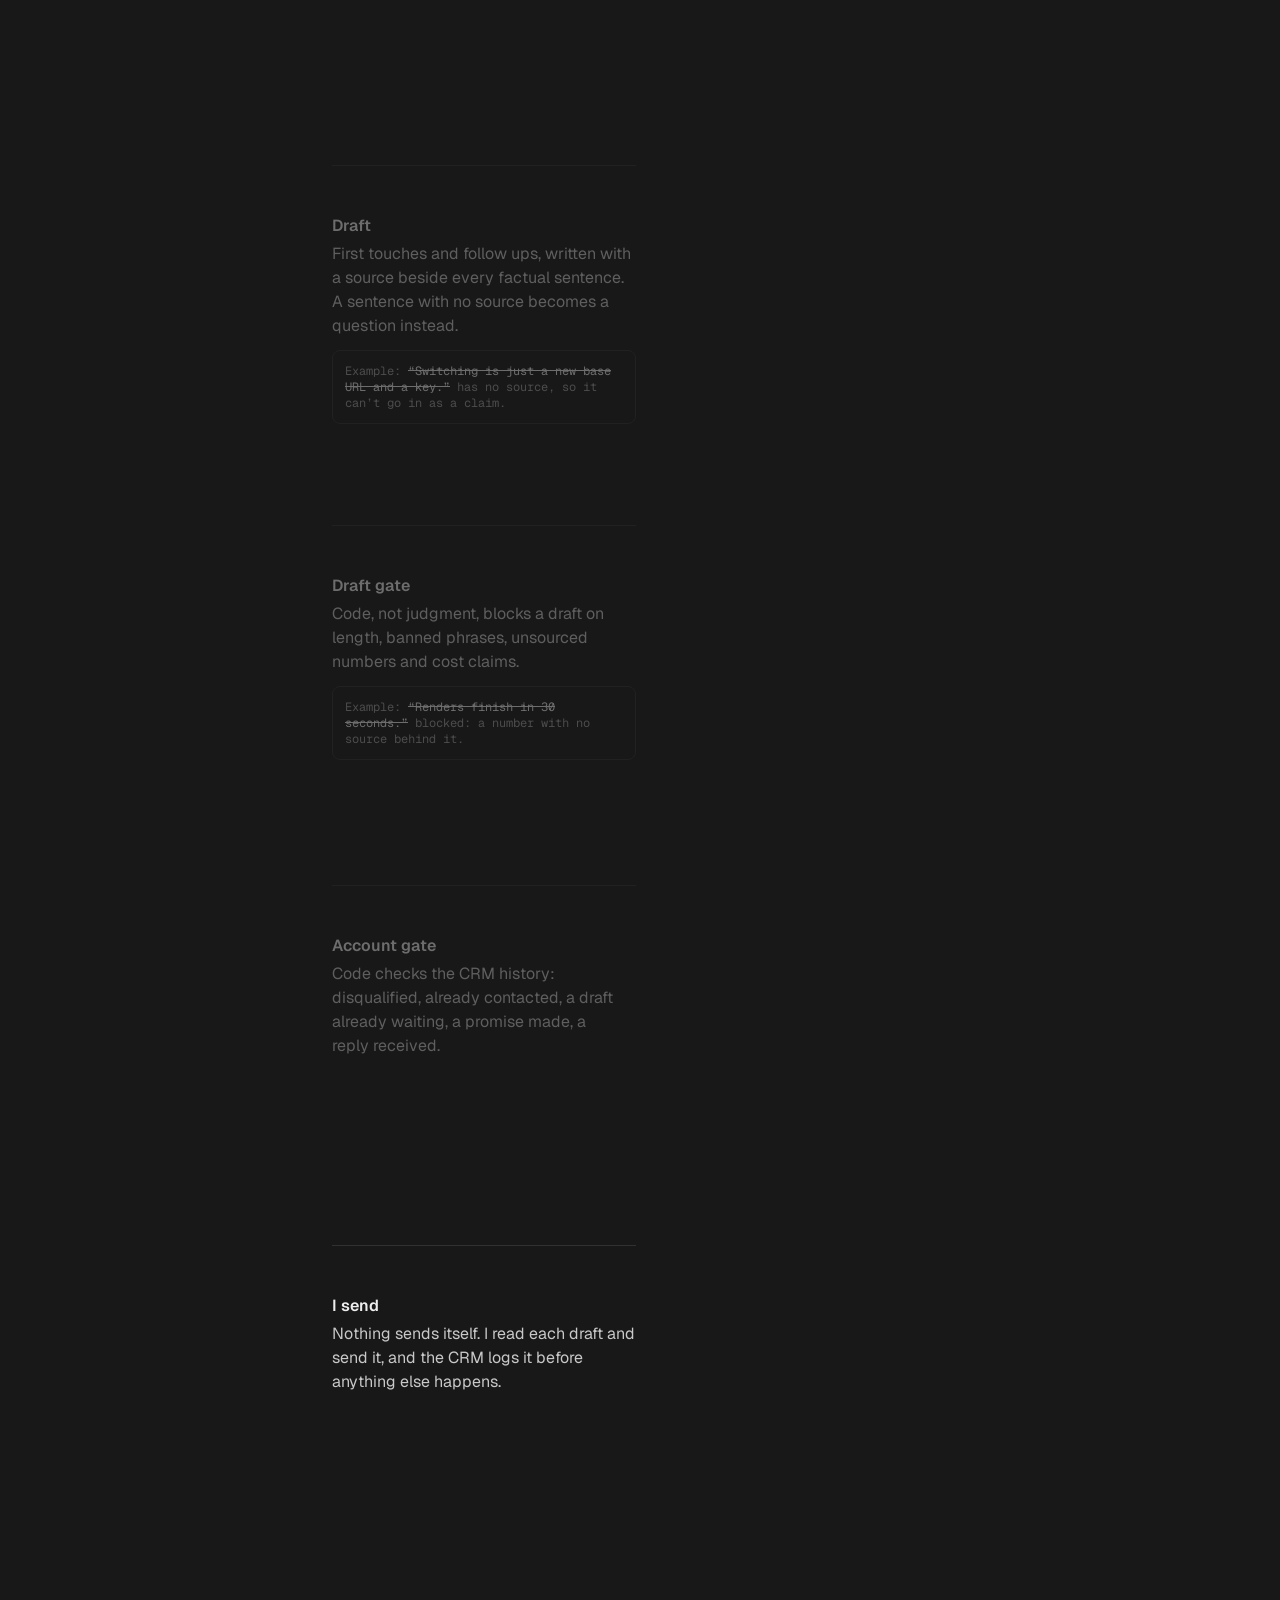
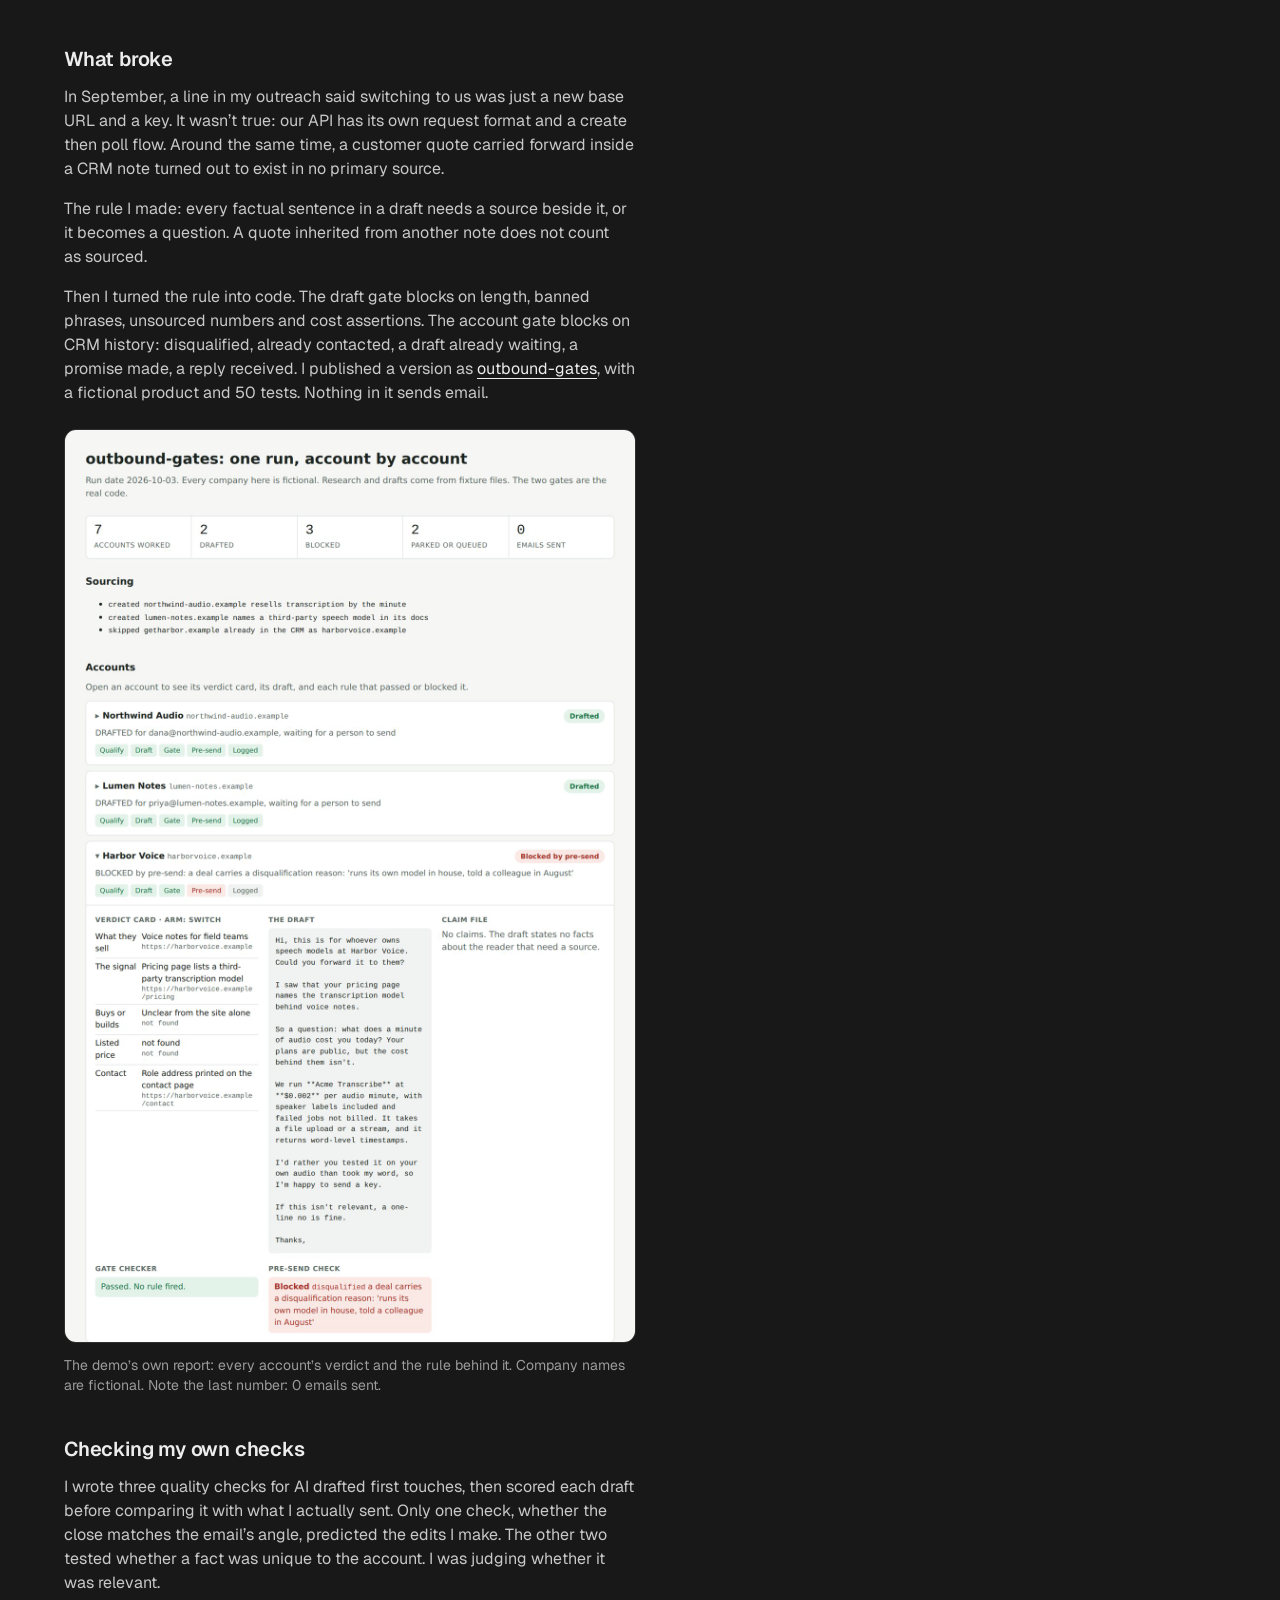
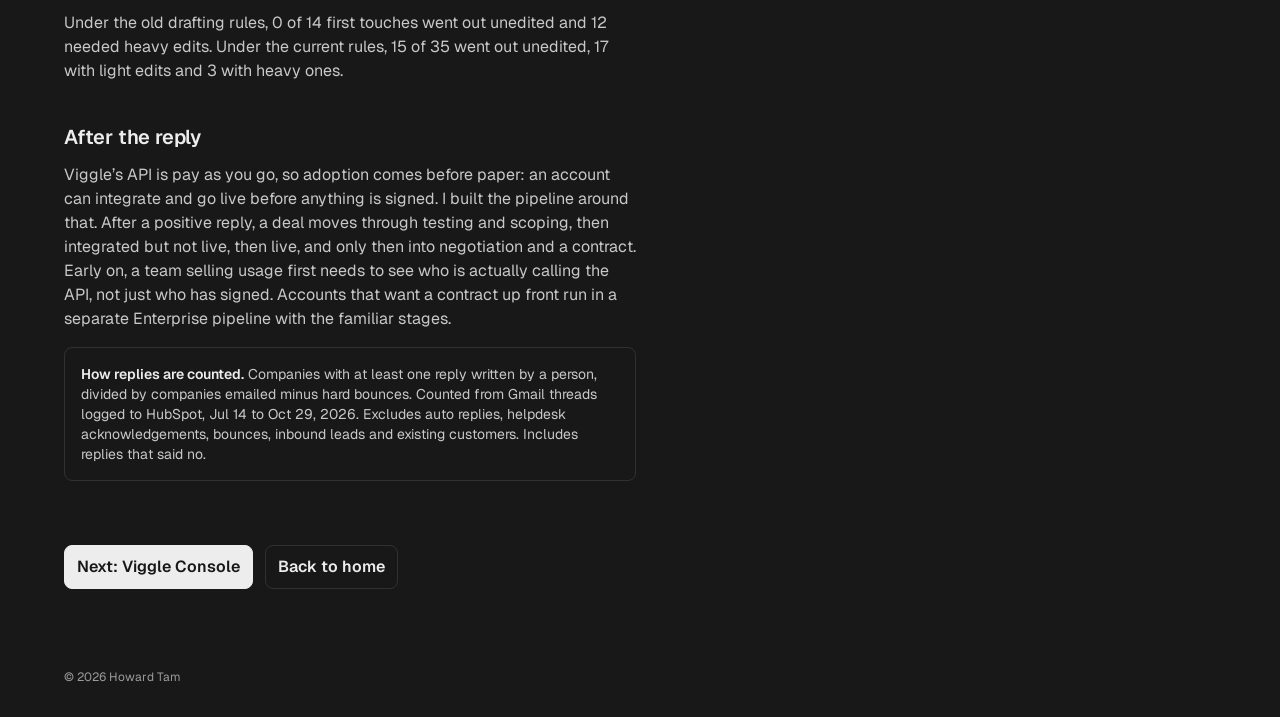
<file: work/agentic-outbound/index.html>
<!doctype html>
<html lang="en">
<head>
  <meta charset="utf-8">
  <meta name="viewport" content="width=device-width, initial-scale=1">
  <title>Agentic outbound that won’t send anything untrue · Howard Tam</title>
  <meta name="description" content="Case study: four scheduled agents on Claude, HubSpot, Apollo and Clay, and the gates I built after a false claim slipped into my outreach. 400+ companies, 15% human reply rate on the newest API line.">
  <meta property="og:title" content="Agentic outbound that won't send anything untrue">
  <meta property="og:description" content="Four scheduled agents, a human send step, and the gates I built after a false claim slipped through.">
  <meta property="og:url" content="https://howardhwt.github.io/work/agentic-outbound/">
  <meta property="og:type" content="article">
  <meta property="og:image" content="https://howardhwt.github.io/og/agentic-outbound.png">
  <meta property="og:image:width" content="1200">
  <meta property="og:image:height" content="630">
  <meta name="twitter:card" content="summary_large_image">
  <link rel="canonical" href="https://howardhwt.github.io/work/agentic-outbound/">
  <link rel="icon" href="/favicon.svg" type="image/svg+xml">
  <link rel="apple-touch-icon" href="/apple-touch-icon.png">
  <link rel="preconnect" href="https://fonts.googleapis.com">
  <link rel="preconnect" href="https://fonts.gstatic.com" crossorigin>
  <link href="https://fonts.googleapis.com/css2?family=Geist:wght@400;500;600&family=Geist+Mono:wght@400;500&display=swap" rel="stylesheet">
  <!-- Hide scroll reveals only if motion.js actually runs -->
  <script>document.documentElement.classList.add('js');addEventListener('load',()=>{if(!window.siteMotion)document.documentElement.classList.remove('js')});</script>
  <link rel="stylesheet" href="/style.css?v=426f67ae">
</head>
<body>
  <a class="skip" href="#main">Skip to content</a>
  <nav class="nav" aria-label="Main"><a class="brand" href="/" aria-label="Howard Tam, home"><span class="long">Howard Tam</span><span class="short">HT</span></a><a href="/work/" aria-current="true">Work</a><a href="/projects/">Projects</a><a href="/about/">About</a><a href="/#contact-h">Contact</a></nav>
  <main id="main" class="wrap case">
    <nav class="back" aria-label="Breadcrumb"><a href="/work/">Work</a></nav>

    <header class="hero">
      <p class="eyebrow">Case study · Viggle · Jul to Oct 2026</p>
      <h1>Agentic outbound that won’t send anything untrue</h1>
      <p class="lede">Four scheduled agents research, rank and draft. Two gates check every draft against the facts and the CRM. A person sends every email.</p>
    </header>

    <section class="facts reveal" aria-label="Results">
      <dl>
        <div><dt>400+</dt><dd>companies cold emailed, Jul to Oct 2026</dd></div>
        <div><dt>15%</dt><dd>of companies on the newest API line replied, from a person</dd></div>
        <div><dt>10%</dt><dd>across all lines, same definition</dd></div>
        <div><dt>~3x</dt><dd>API resellers replied about 3x as often as game studios (20 of 69 vs 3 of 34), so I moved outbound effort to resellers</dd></div>
      </dl>
    </section>

    <article class="prose reveal">
      <h2>The problem</h2>
      <p>I was the first commercial hire at Viggle, selling an AI video API to studios, apps and resellers. Researched cold email is slow to write by hand. A language model writes a plausible email in seconds. The risk is that plausible is not the same as true.</p>

      <h2>What I built</h2>
      <p>Four scheduled agents on Claude, HubSpot, Apollo and Clay. They source accounts, rank each one with a brief that cites its sources, draft first touches and follow ups for my approval, and log every step to HubSpot before the next one starts.</p>
      <div class="pin">
        <div class="pin-visual">
          <ol class="flow" aria-label="Pipeline">
            <li>Source</li>
            <li>Qualify<span>brief with URLs</span></li>
            <li>Draft<span>a source per claim</span></li>
            <li>Draft gate<span>mechanical rules</span></li>
            <li>Account gate<span>CRM history</span></li>
            <li class="human">I send</li>
          </ol>
        </div>
        <ol class="pin-steps">
          <li><h3>Source</h3><p>Agents look wide for companies that fit, and skip any that are already in the CRM under another name.</p></li>
          <li><h3>Qualify</h3><p>Each account gets a verdict card with the URLs behind it. If they would have to add a new feature to use the product, the account is parked, not emailed.</p></li>
          <li><h3>Draft</h3><p>First touches and follow ups, written with a source beside every factual sentence. A sentence with no source becomes a question instead.</p><p class="eg">Example: <s>“Switching is just a new base URL and a key.”</s> has no source, so it can’t go in as a claim.</p></li>
          <li><h3>Draft gate</h3><p>Code, not judgment, blocks a draft on length, banned phrases, unsourced numbers and cost claims.</p><p class="eg">Example: <s>“Renders finish in 30 seconds.”</s> blocked: a number with no source behind it.</p></li>
          <li><h3>Account gate</h3><p>Code checks the CRM history: disqualified, already contacted, a draft already waiting, a promise made, a reply received.</p></li>
          <li><h3>I send</h3><p>Nothing sends itself. I read each draft and send it, and the CRM logs it before anything else happens.</p></li>
        </ol>
      </div>

      <h2>What broke</h2>
      <p>In September, a line in my outreach said switching to us was just a new base URL and a key. It wasn’t true: our API has its own request format and a create then poll flow. Around the same time, a customer quote carried forward inside a CRM note turned out to exist in no primary source.</p>
      <p>The rule I made: every factual sentence in a draft needs a source beside it, or it becomes a question. A quote inherited from another note does not count as sourced.</p>
      <p>Then I turned the rule into code. The draft gate blocks on length, banned phrases, unsourced numbers and cost assertions. The account gate blocks on CRM history: disqualified, already contacted, a draft already waiting, a promise made, a reply received. I published a version as <a href="https://github.com/howardhwt/outbound-gates">outbound-gates</a>, with a fictional product and 50 tests. Nothing in it sends email.</p>
      <figure class="artifact">
        <a href="https://github.com/howardhwt/outbound-gates"><img src="/img/outbound-gates-report.jpg" alt="The outbound-gates demo report: 7 accounts worked, 2 drafted, 3 blocked, 2 parked or queued, 0 emails sent, with one account opened to show its verdict card, its draft, and the pre-send check that blocked it" width="1200" height="1920" loading="lazy"></a>
        <figcaption>The demo’s own report: every account’s verdict and the rule behind it. Company names are fictional. Note the last number: 0 emails sent.</figcaption>
      </figure>

      <h2>Checking my own checks</h2>
      <p>I wrote three quality checks for AI drafted first touches, then scored each draft before comparing it with what I actually sent. Only one check, whether the close matches the email’s angle, predicted the edits I make. The other two tested whether a fact was unique to the account. I was judging whether it was relevant.</p>
      <p>Under the old drafting rules, 0 of 14 first touches went out unedited and 12 needed heavy edits. Under the current rules, 15 of 35 went out unedited, 17 with light edits and 3 with heavy ones.</p>

      <h2>After the reply</h2>
      <p>Viggle’s API is pay as you go, so adoption comes before paper: an account can integrate and go live before anything is signed. I built the pipeline around that. After a positive reply, a deal moves through testing and scoping, then integrated but not live, then live, and only then into negotiation and a contract. Early on, a team selling usage first needs to see who is actually calling the API, not just who has signed. Accounts that want a contract up front run in a separate Enterprise pipeline with the familiar stages.</p>

      <p class="note"><strong>How replies are counted.</strong> Companies with at least one reply written by a person, divided by companies emailed minus hard bounces. Counted from Gmail threads logged to HubSpot, Jul 14 to Oct 29, 2026. Excludes auto replies, helpdesk acknowledgements, bounces, inbound leads and existing customers. Includes replies that said no.</p>
    </article>

    <nav class="links" aria-label="Next">
      <a class="primary" href="/work/viggle-console/">Next: Viggle Console</a>
      <a href="/">Back to home</a>
    </nav>
  </main>
  <footer class="wrap foot">© 2026 Howard Tam</footer>
  <script src="/motion.js?v=291b868a" defer></script>
  <script data-goatcounter="https://howardhwt.goatcounter.com/count" async src="//gc.zgo.at/count.js"></script>
</body>
</html>
</file>
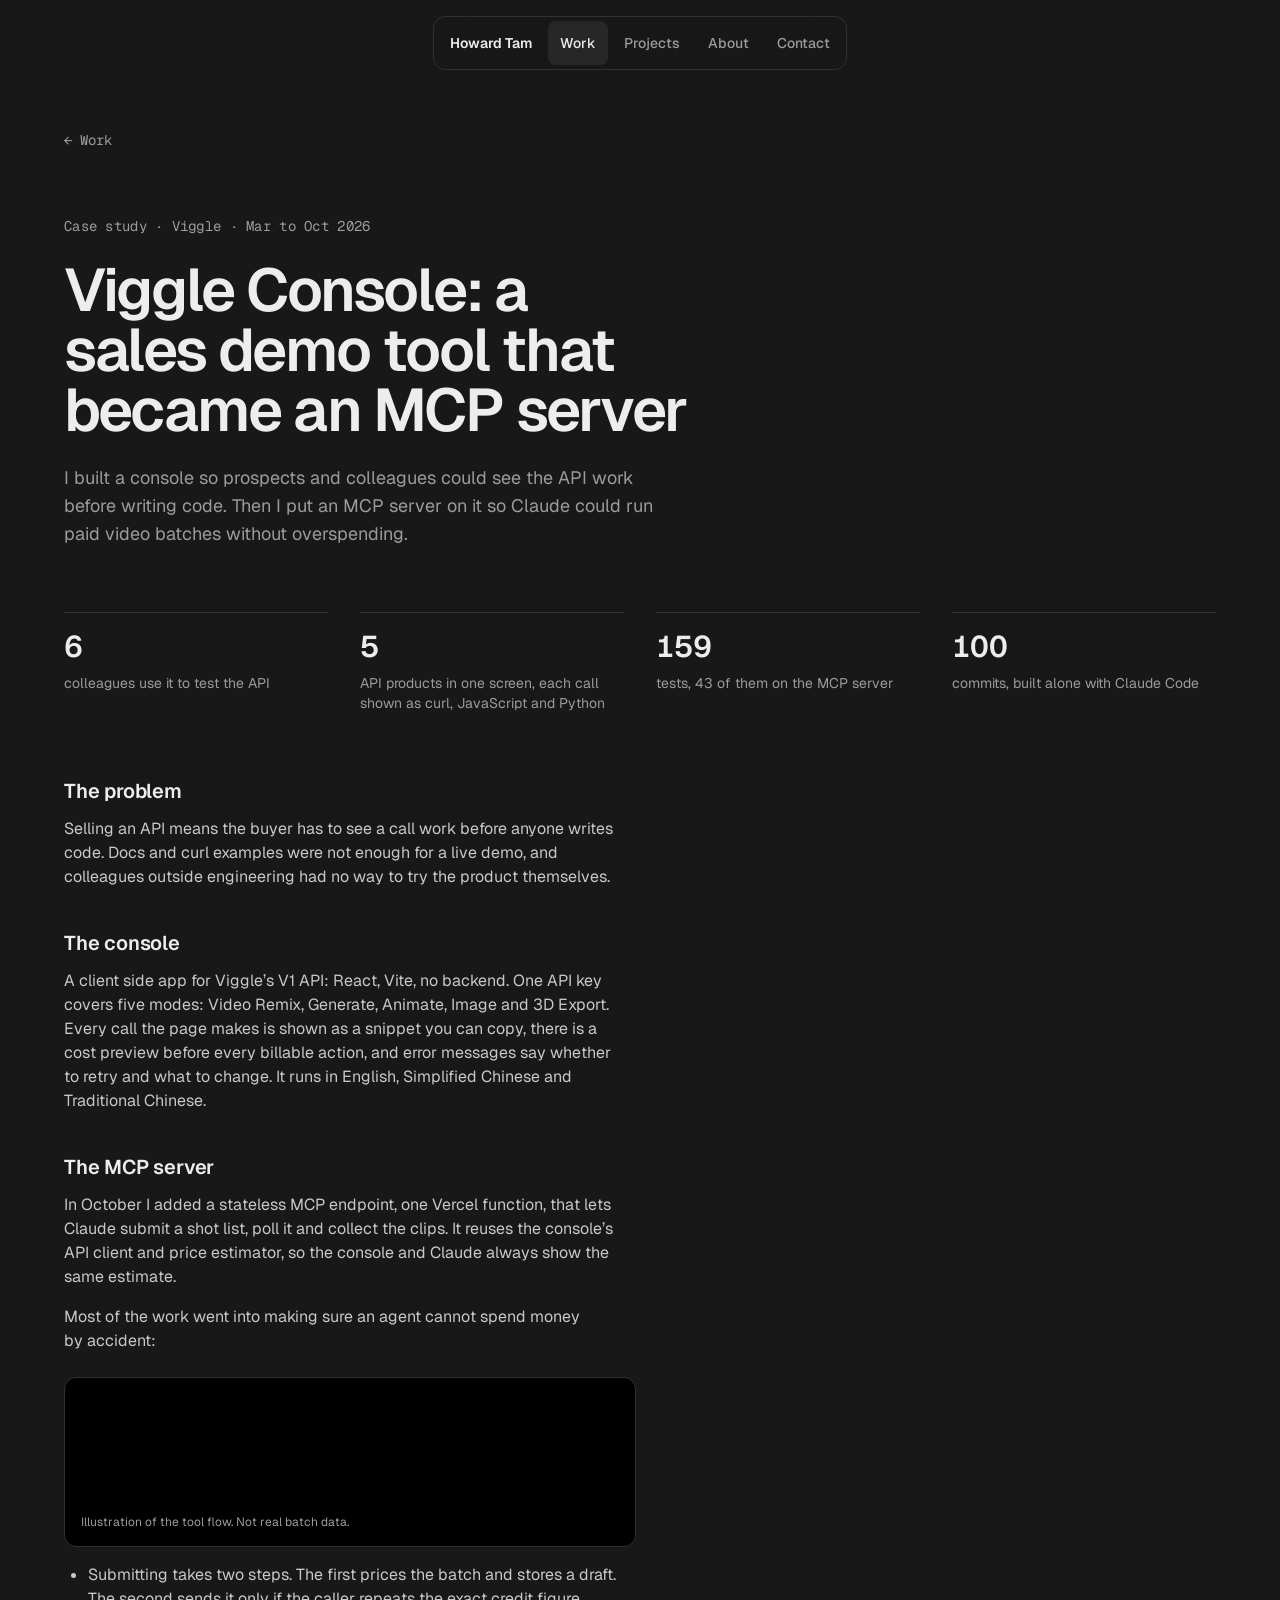
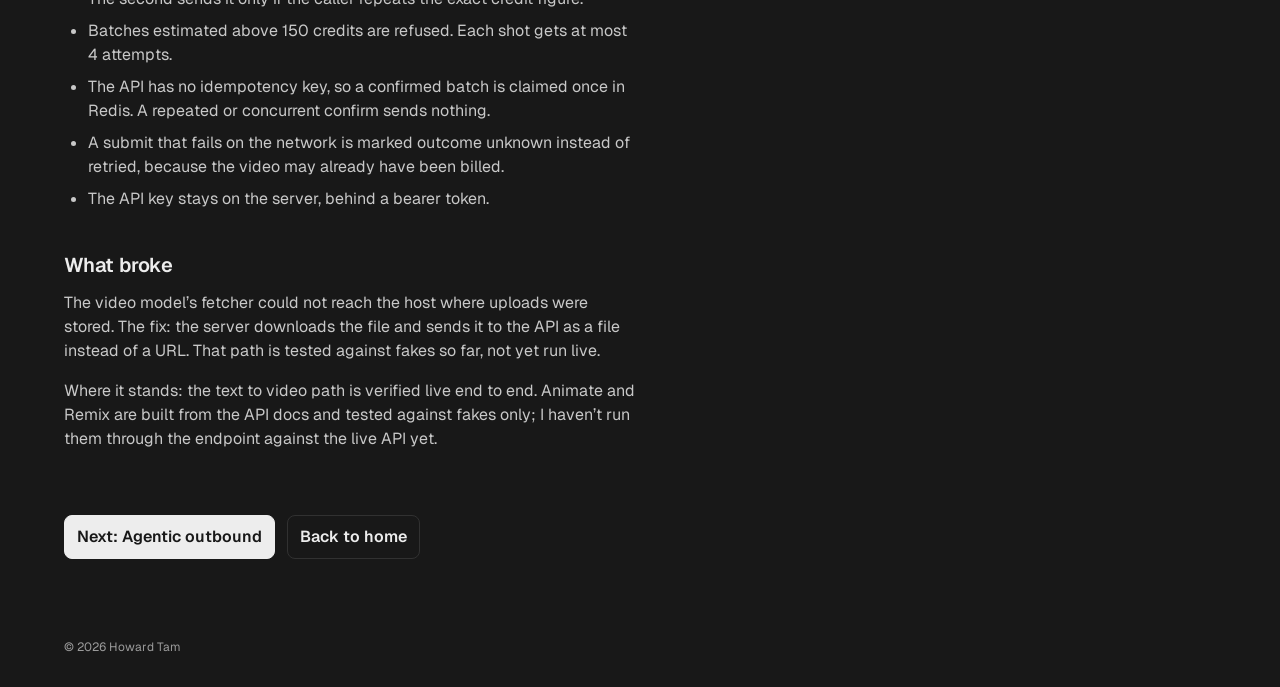
<file: work/viggle-console/index.html>
<!doctype html>
<html lang="en">
<head>
  <meta charset="utf-8">
  <meta name="viewport" content="width=device-width, initial-scale=1">
  <title>Viggle Console: a sales demo tool that became an MCP server · Howard Tam</title>
  <meta name="description" content="Case study: a client side console for Viggle's video API, used by colleagues to test the API, later turned into an MCP server that lets Claude run paid video batches with spending guardrails.">
  <meta property="og:title" content="Viggle Console: a sales demo tool that became an MCP server">
  <meta property="og:description" content="An API console for demos, then an MCP server that lets Claude spend credits safely.">
  <meta property="og:url" content="https://howardhwt.github.io/work/viggle-console/">
  <meta property="og:type" content="article">
  <meta property="og:image" content="https://howardhwt.github.io/og/viggle-console.png">
  <meta property="og:image:width" content="1200">
  <meta property="og:image:height" content="630">
  <meta name="twitter:card" content="summary_large_image">
  <link rel="canonical" href="https://howardhwt.github.io/work/viggle-console/">
  <link rel="icon" href="/favicon.svg" type="image/svg+xml">
  <link rel="apple-touch-icon" href="/apple-touch-icon.png">
  <link rel="preconnect" href="https://fonts.googleapis.com">
  <link rel="preconnect" href="https://fonts.gstatic.com" crossorigin>
  <link href="https://fonts.googleapis.com/css2?family=Geist:wght@400;500;600&family=Geist+Mono:wght@400;500&display=swap" rel="stylesheet">
  <!-- Hide scroll reveals only if motion.js actually runs -->
  <script>document.documentElement.classList.add('js');addEventListener('load',()=>{if(!window.siteMotion)document.documentElement.classList.remove('js')});</script>
  <link rel="stylesheet" href="/style.css?v=426f67ae">
</head>
<body>
  <a class="skip" href="#main">Skip to content</a>
  <nav class="nav" aria-label="Main"><a class="brand" href="/" aria-label="Howard Tam, home"><span class="long">Howard Tam</span><span class="short">HT</span></a><a href="/work/" aria-current="true">Work</a><a href="/projects/">Projects</a><a href="/about/">About</a><a href="/#contact-h">Contact</a></nav>
  <main id="main" class="wrap case">
    <nav class="back" aria-label="Breadcrumb"><a href="/work/">Work</a></nav>

    <header class="hero">
      <p class="eyebrow">Case study · Viggle · Mar to Oct 2026</p>
      <h1>Viggle Console: a sales demo tool that became an MCP server</h1>
      <p class="lede">I built a console so prospects and colleagues could see the API work before writing code. Then I put an MCP server on it so Claude could run paid video batches without overspending.</p>
    </header>

    <section class="facts reveal" aria-label="Results">
      <dl>
        <div><dt>6</dt><dd>colleagues use it to test the API</dd></div>
        <div><dt>5</dt><dd>API products in one screen, each call shown as curl, JavaScript and Python</dd></div>
        <div><dt>159</dt><dd>tests, 43 of them on the MCP server</dd></div>
        <div><dt>100</dt><dd>commits, built alone with Claude Code</dd></div>
      </dl>
    </section>

    <article class="prose reveal">
      <h2>The problem</h2>
      <p>Selling an API means the buyer has to see a call work before anyone writes code. Docs and curl examples were not enough for a live demo, and colleagues outside engineering had no way to try the product themselves.</p>

      <h2>The console</h2>
      <p>A client side app for Viggle’s V1 API: React, Vite, no backend. One API key covers five modes: Video Remix, Generate, Animate, Image and 3D Export. Every call the page makes is shown as a snippet you can copy, there is a cost preview before every billable action, and error messages say whether to retry and what to change. It runs in English, Simplified Chinese and Traditional Chinese.</p>

      <h2>The MCP server</h2>
      <p>In October I added a stateless MCP endpoint, one Vercel function, that lets Claude submit a shot list, poll it and collect the clips. It reuses the console’s API client and price estimator, so the console and Claude always show the same estimate.</p>
      <p>Most of the work went into making sure an agent cannot spend money by accident:</p>
      <figure class="term" aria-label="Illustration of the batch flow">
        <div class="run">
          <p class="ln"><span class="cmd">submit_batch</span> 6 shots, 7 s each</p>
          <p class="ln res">estimate: 42 credits · draft held for 1 hour</p>
          <p class="ln"><span class="cmd">submit_batch</span> confirm_credits: 42</p>
          <p class="ln res">submitted <span class="shots"><i class="shot"></i><i class="shot"></i><i class="shot"></i><i class="shot"></i><i class="shot"></i><i class="shot"></i></span></p>
        </div>
        <div class="run" hidden>
          <p class="ln"><span class="cmd">submit_batch</span> 12 shots, 15 s each</p>
          <p class="ln res refuse">refused: estimate 180 credits is over the 150 credit cap</p>
          <p class="ln res">nothing submitted, nothing billed</p>
        </div>
        <figcaption>Illustration of the tool flow. Not real batch data.</figcaption>
      </figure>
      <ul>
        <li>Submitting takes two steps. The first prices the batch and stores a draft. The second sends it only if the caller repeats the exact credit figure.</li>
        <li>Batches estimated above 150 credits are refused. Each shot gets at most 4 attempts.</li>
        <li>The API has no idempotency key, so a confirmed batch is claimed once in Redis. A repeated or concurrent confirm sends nothing.</li>
        <li>A submit that fails on the network is marked outcome unknown instead of retried, because the video may already have been billed.</li>
        <li>The API key stays on the server, behind a bearer token.</li>
      </ul>

      <h2>What broke</h2>
      <p>The video model’s fetcher could not reach the host where uploads were stored. The fix: the server downloads the file and sends it to the API as a file instead of a URL. That path is tested against fakes so far, not yet run live.</p>
      <p>Where it stands: the text to video path is verified live end to end. Animate and Remix are built from the API docs and tested against fakes only; I haven’t run them through the endpoint against the live API yet.</p>
    </article>

    <nav class="links" aria-label="Next">
      <a class="primary" href="/work/agentic-outbound/">Next: Agentic outbound</a>
      <a href="/">Back to home</a>
    </nav>
  </main>
  <footer class="wrap foot">© 2026 Howard Tam</footer>
  <script src="/motion.js?v=291b868a" defer></script>
  <script data-goatcounter="https://howardhwt.goatcounter.com/count" async src="//gc.zgo.at/count.js"></script>
</body>
</html>
</file>
<file: style.css>
/* ---------- Tokens ---------- */
:root {
  --bg: #181818;
  --surface: #1F1F1F;
  --surface-2: #272727;
  --line: #313131;
  --text: #EDEDED;
  --text-2: #C8C8C8;
  --muted: #9B9B9B;
  --white: #FFFFFF;
  --black: #000000;
  --ease: cubic-bezier(0.22, 1, 0.36, 1);
  --e: cubic-bezier(0.16, 1, 0.3, 1);
  --e2: cubic-bezier(0.33, 1, 0.68, 1);
  --mono: "Geist Mono", ui-monospace, monospace;
  /* Reading measure: Geist sets ~1.4 characters per ch, so 52ch is ~72 characters a line. */
  --measure: 52ch;
}

/* ---------- Base ---------- */
* { box-sizing: border-box; margin: 0; padding: 0; }
html { scroll-behavior: smooth; color-scheme: dark; }
body {
  background: var(--bg);
  color: var(--text);
  font-family: "Geist", system-ui, sans-serif;
  font-size: 16px;
  line-height: 24px;
  -webkit-font-smoothing: antialiased;
}
::selection { background: var(--text); color: var(--bg); }
input, textarea { caret-color: var(--text); }
a:focus-visible { outline: 2px solid var(--white); outline-offset: 2px; }

.wrap { max-width: 1200px; margin: 0 auto; padding: 0 24px; }
main.wrap {
  min-height: 100dvh;
  padding-top: 128px;
  padding-bottom: 80px;
  display: grid;
  gap: 64px;
  align-content: start;
}
.case { gap: 48px; }
#contact-h, #work-h, .proj article { scroll-margin-top: 96px; }

.skip {
  position: absolute;
  left: 16px;
  top: -48px;
  padding: 8px 12px;
  background: var(--text);
  color: var(--bg);
  border-radius: 8px;
  z-index: 10;
}
.skip:focus { top: 16px; }

.foot { display: flex; flex-wrap: wrap; justify-content: space-between; align-items: center; gap: 0 16px; padding-bottom: 32px; font-size: 12px; line-height: 16px; color: var(--muted); }
.foot nav { display: flex; gap: 16px; }
.foot nav a { display: inline-flex; align-items: center; min-height: 44px; color: var(--muted); text-decoration: none; transition: color 300ms var(--ease); }
.foot nav a:hover { color: var(--text); }
.fine { font-size: 12px; line-height: 16px; color: var(--muted); }

/* ---------- Type ---------- */
.eyebrow {
  font-family: var(--mono);
  font-size: 14px;
  line-height: 20px;
  letter-spacing: 0.02em;
  color: var(--muted);
  margin-bottom: 24px;
}
h1 {
  max-width: 680px;
  font-size: 48px;
  line-height: 1;
  font-weight: 600;
  letter-spacing: -0.03em;
  text-wrap: balance;
  color: var(--text);
}
.case h1 { max-width: 800px; }
h2 {
  font-size: 20px;
  line-height: 28px;
  font-weight: 600;
  letter-spacing: -0.01em;
  color: var(--text);
  margin-bottom: 16px;
}
.lede {
  max-width: var(--measure);
  margin-top: 24px;
  font-size: 18px;
  line-height: 28px;
  color: var(--muted);
  text-wrap: pretty;
}
.avail { max-width: var(--measure); margin-top: 16px; font-weight: 500; color: var(--text); text-wrap: pretty; }
/* One seller number and one builder number, in the machine voice, so the first screen carries evidence. */
.proof { display: grid; gap: 4px; margin-top: 16px; font-family: var(--mono); font-size: 14px; line-height: 20px; color: var(--text); }
.acts { display: flex; flex-wrap: wrap; align-items: center; gap: 8px 24px; margin-top: 24px; }
.acts .jump { margin-top: 0; }
.when { font-family: var(--mono); font-size: 14px; color: var(--muted); font-variant-numeric: tabular-nums; }

/* ---------- Navigation ---------- */
.nav {
  position: fixed;
  top: 16px;
  left: 0;
  right: 0;
  margin: 0 auto;
  width: fit-content;
  max-width: calc(100% - 16px);
  z-index: 20;
  display: flex;
  align-items: center;
  gap: 4px;
  padding: 4px;
  border: 1px solid var(--line);
  border-radius: 12px;
  background: color-mix(in srgb, var(--bg) 88%, transparent);
  backdrop-filter: blur(16px) saturate(1.4);
  -webkit-backdrop-filter: blur(16px) saturate(1.4);
  animation: appear 0.8s var(--e) both;
}
.nav a {
  display: inline-flex;
  align-items: center;
  min-height: 44px;
  font-size: 14px;
  line-height: 20px;
  font-weight: 500;
  color: var(--muted);
  text-decoration: none;
  padding: 8px 12px;
  border-radius: 8px;
  transition: color 300ms var(--ease), background-color 300ms var(--ease);
}
.nav a:hover { color: var(--text); }
.nav a[aria-current] { color: var(--text); background: var(--surface-2); }
.nav .brand { color: var(--text); font-weight: 600; }
.nav .brand .short { display: none; }

.back a { font-family: var(--mono); font-size: 14px; line-height: 20px; color: var(--muted); text-decoration: none; }
.back a::before { content: "← "; }
.back a:hover { color: var(--text); }

/* ---------- Links and buttons ---------- */
.links { display: flex; flex-wrap: wrap; gap: 12px; align-items: center; }
.links a {
  display: inline-flex;
  align-items: center;
  min-height: 44px;
  color: var(--text);
  text-decoration: none;
  font-size: 16px;
  font-weight: 600;
  padding: 8px 12px;
  border-radius: 8px;
  border: 1px solid var(--line);
  transition: background-color 300ms var(--ease), border-color 300ms var(--ease), transform 500ms var(--ease);
}
.links a:hover { background: var(--surface); border-color: var(--muted); }
.links a:active { transform: scale(0.98); }
.links a.primary { background: var(--text); color: var(--bg); border-color: var(--text); }
.links a.primary:hover { background: var(--white); }

.jump {
  display: inline-block;
  margin-top: 24px;
  font-size: 16px;
  line-height: 24px;
  font-weight: 500;
  color: var(--text);
  text-decoration: none;
  border-bottom: 1px solid var(--line);
  transition: border-color 300ms var(--ease);
}
.jump:hover { border-color: var(--text); }
/* The ask gets the bordered link shape, so it reads as the next step rather than another "more" link. */
.jump.ask { display: inline-flex; align-items: center; min-height: 44px; padding: 8px 12px; border: 1px solid var(--line); border-radius: 8px; transition: background-color 300ms var(--ease), border-color 300ms var(--ease); }
.jump.ask:hover { background: var(--surface); border-color: var(--muted); }
.jump.ask::after { content: none; }
.jump:focus-visible { outline: 2px solid var(--white); outline-offset: 4px; }

.sec-head { display: flex; justify-content: space-between; align-items: baseline; gap: 16px; margin-bottom: 16px; }
.sec-head h2 { margin-bottom: 0; }
.more { font-size: 14px; line-height: 20px; font-weight: 500; color: var(--text); text-decoration: none; border-bottom: 1px solid var(--line); transition: border-color 300ms var(--ease); }
.more:hover { border-color: var(--text); }

/* Text links keep their look but get a 44px tall hit area */
.more, .jump, .back a { position: relative; }
.more::after, .jump::after, .back a::after { content: ""; position: absolute; left: -8px; right: -8px; top: 50%; height: 44px; transform: translateY(-50%); }

/* ---------- Home: hero with live pipeline ---------- */
.hero-row { display: grid; gap: 40px; align-items: center; }
.hero-flow { animation: appear 0.8s var(--e) 240ms both, fade 0.6s var(--e2) 240ms both; }
.hero-flow { max-width: 420px; }
.hero-flow .flow { margin: 0; flex-direction: column; flex-wrap: nowrap; }
.hero-flow .flow li { display: flex; justify-content: space-between; align-items: baseline; gap: 12px; padding: 8px 16px; font-size: 16px; line-height: 24px; }
/* Two labelled zones: what the system does, then what I do with the deal. */
.hero-flow .zone { margin: 0 0 8px; font-family: var(--mono); font-size: 12px; line-height: 16px; color: var(--muted); }
.hero-flow .flow + .zone { margin-top: 16px; }
/* Seller first: the system rows are compact, the deal rows get full size. */
.hero-flow .sys li { padding: 6px 16px; font-size: 14px; line-height: 20px; }
.hero-flow .flow li.human:not(.lit) { border-color: var(--line); }
/* "I send" is filled only at the hand-off; once the deal moves on, only the end stays filled. */
.hero-flow .flow li.human.lit:not(.ready) { background: var(--surface-2); color: var(--text); border-color: var(--text-2); }
.hero-flow .flow li.end.lit { background: var(--text); color: var(--bg); border-color: var(--text); }
/* Connectors: the pipeline reads as one path, and each link lights as a draft passes it. */
.hero-flow .flow li + li::before { content: ""; position: absolute; left: 23px; top: -9px; width: 1px; height: 8px; background: var(--line); transition: background-color 300ms var(--ease); }
.hero-flow .flow li.lit::before { background: var(--text-2); }
/* While a draft runs, steps it has not reached step back so the lit path reads at a glance. */
.hero-flow.live .flow li:not(.lit) { color: var(--muted); }
.hero-flow .flow li.lit { border-color: var(--text-2); }
/* The stop and the hand-off are marked on the draft, in a tag; the gate itself stays intact. */
.hero-flow .flow li.blocked { border-color: var(--text); background: var(--bg); }
.hero-flow .flow li.blocked span { visibility: hidden; }
.hero-flow .flow li.blocked::after, .hero-flow .flow li.ready::after {
  content: "draft stopped";
  position: absolute;
  right: 8px;
  top: 50%;
  transform: translateY(-50%);
  padding: 2px 6px;
  border-radius: 3px;
  font-family: var(--mono);
  font-size: 12px;
  line-height: 16px;
  font-weight: 400;
  background: var(--text);
  color: var(--bg);
}
.hero-flow .flow li.ready::after { content: "draft ready"; background: var(--bg); color: var(--text); }
/* The record of the stopped draft: outlined and muted, after the sub-label, so it reads as history, not an alert. */
.hero-flow .flow li.stopped::after {
  content: "1 stopped";
  order: 2;
  flex: none;
  padding: 0 6px;
  border: 1px solid var(--line);
  border-radius: 3px;
  font-family: var(--mono);
  font-size: 12px;
  line-height: 16px;
  font-weight: 400;
  color: var(--muted);
}
.hero-flow .flow li.stopped span { margin-left: auto; }
.flow-foot { display: flex; justify-content: space-between; align-items: center; gap: 16px; margin-top: 8px; }
.flow-note { font-family: var(--mono); font-size: 12px; line-height: 16px; color: var(--muted); }
.flow-ctl {
  position: relative;
  padding: 0;
  font: inherit;
  font-size: 14px;
  line-height: 20px;
  font-weight: 500;
  color: var(--text);
  background: none;
  border: 0;
  border-bottom: 1px solid var(--line);
  cursor: pointer;
  transition: border-color 300ms var(--ease);
}
.flow-ctl:hover { border-color: var(--text); }
.flow-ctl:focus-visible { outline: 2px solid var(--white); outline-offset: 4px; }
.flow-ctl::after { content: ""; position: absolute; left: -8px; right: -8px; top: 50%; height: 44px; transform: translateY(-50%); }
.hero-cap {
  margin-top: 16px;
  min-height: 48px;
  font-size: 16px;
  line-height: 24px;
  color: var(--text-2);
  text-wrap: pretty;
  transition: opacity 300ms var(--ease);
}
.hero-cap.swap { opacity: 0; }

/* ---------- Home: figures ---------- */
.facts dl {
  display: grid;
  grid-template-columns: repeat(2, minmax(0, 1fr));
  gap: 24px 32px;
}
.facts dl > div { padding: 16px 0 0; border-top: 1px solid var(--line); }
.facts dt { font-size: 30px; line-height: 36px; font-weight: 600; letter-spacing: -0.02em; font-variant-numeric: tabular-nums; }
.facts dd { margin-top: 8px; font-size: 14px; line-height: 20px; color: var(--muted); }

/* ---------- Work cards ---------- */
.work ul { list-style: none; display: grid; gap: 2px; background: var(--line); border: 1px solid var(--line); border-radius: 12px; overflow: hidden; }
.work li > a {
  display: grid;
  gap: 8px;
  padding: 24px;
  background: var(--surface);
  color: var(--text);
  text-decoration: none;
  transition: background-color 300ms var(--ease);
}
.work li > a:hover { background: var(--surface-2); }
.work li > a .txt { display: grid; gap: 8px; align-content: center; }
.work .t { font-size: 20px; line-height: 28px; font-weight: 600; letter-spacing: -0.01em; }
.work .t::after { content: " →"; color: var(--muted); }
.work .d { max-width: var(--measure); font-size: 14px; line-height: 20px; color: var(--muted); }
.work .thumb { display: block; aspect-ratio: 2 / 1; border-radius: 8px; overflow: hidden; border: 1px solid var(--line); background: var(--bg); }
.work .thumb img { width: 100%; height: 100%; object-fit: cover; object-position: top center; display: block; transition: transform 500ms var(--ease); }
.work li > a:hover .thumb img { transform: scale(1.03); }
/* Outbound thumbnail: the demo run's real tally, set in type so it stays legible at thumbnail size. */
.work .tally { display: grid; grid-template-columns: repeat(3, minmax(0, 1fr)); grid-template-rows: repeat(2, minmax(0, 1fr)); gap: 1px; background: var(--line); font-family: var(--mono); }
.work .tally > span { display: flex; flex-direction: column; justify-content: flex-start; gap: 2px; padding: 8px 12px; background: var(--black); font-size: 12px; line-height: 16px; color: var(--muted); }
.work .tally b { font-size: 24px; line-height: 28px; font-weight: 400; color: var(--text); font-variant-numeric: tabular-nums; }
.work .tally .key { color: var(--text); }

/* ---------- Home: project tiles and about teaser ---------- */
/* Supporting work: compact rows on phones, three equal columns from 768px.
   Thumbnails stay grey until hovered so side projects never outshout the case studies. */
.tiles { display: grid; gap: 16px; }
.tile { display: grid; grid-template-columns: 112px minmax(0, 1fr); column-gap: 16px; row-gap: 4px; color: var(--text); text-decoration: none; }
.tile .media { grid-row: span 2; aspect-ratio: 4 / 3; border-radius: 8px; overflow: hidden; border: 1px solid var(--line); background: var(--black); }
.tile .media img, .tile .media video { width: 100%; height: 100%; object-fit: cover; object-position: left center; display: block; filter: saturate(0); transition: transform 500ms var(--ease), filter 500ms var(--ease); }
.tile:hover .media img, .tile:hover .media video, .tile:focus-visible .media img, .tile:focus-visible .media video { transform: scale(1.03); filter: none; }
.tile .t { align-self: end; font-size: 16px; line-height: 24px; font-weight: 600; }
.tile .d { align-self: start; font-size: 14px; line-height: 20px; color: var(--muted); }

.me { display: grid; grid-template-columns: 96px minmax(0, 1fr); gap: 16px; align-items: center; }
.me img { width: 100%; height: auto; aspect-ratio: 4 / 5; object-fit: cover; border-radius: 12px; border: 1px solid var(--line); }
.me p { color: var(--text-2); text-wrap: pretty; max-width: var(--measure); }

/* ---------- Contact form ---------- */
/* The page's ask carries display weight, not section-label weight. */
.contact h2 { font-size: 30px; line-height: 36px; letter-spacing: -0.02em; text-wrap: balance; }
.contact-note { max-width: var(--measure); margin-bottom: 24px; color: var(--text-2); text-wrap: pretty; }
.contact-note a { color: var(--text); text-underline-offset: 4px; }
.contact-note a:visited { color: var(--text-2); }
/* Without JavaScript the email link never gets its address; read it as plain text, not a dead link. */
/* What I want to hear about, in the machine voice. */
.fit { max-width: 400px; margin-bottom: 24px; font-family: var(--mono); font-size: 14px; line-height: 20px; color: var(--text); }
/* Direct channels as instrument rows: name left, what it is right. */
/* On phones the rows come before the form, so a visitor can tap before typing. */
.reach { list-style: none; margin: 0 0 32px; padding: 0; border-bottom: 1px solid var(--line); }
.reach li { display: flex; justify-content: space-between; align-items: center; gap: 16px; min-height: 44px; padding: 6px 0; border-top: 1px solid var(--line); }
.reach a { color: var(--text); font-weight: 500; text-decoration: none; text-underline-offset: 4px; white-space: nowrap; }
.reach a:hover { text-decoration: underline; }
.reach a:focus-visible { outline: 2px solid var(--white); outline-offset: 4px; }
.reach span { font-family: var(--mono); font-size: 12px; line-height: 16px; color: var(--muted); text-align: right; text-wrap: balance; }
/* Email row: a tiny reveal tag (added by script), then the spelled-out address on its own line. */
.reach .mail-row { flex-wrap: wrap; align-content: center; row-gap: 0; }
.reach .addr { flex-basis: 100%; color: var(--text-2); text-align: left; }
.reach .addr:not(:empty) { margin-top: 4px; padding-bottom: 6px; }
.reach .addr-btn {
  position: relative;
  display: inline-block;
  min-height: 0;
  padding: 0 6px;
  font-weight: 400;
  font-family: var(--mono);
  font-size: 12px;
  line-height: 16px;
  color: var(--muted);
  background: none;
  border: 1px solid var(--line);
  border-radius: 3px;
  cursor: pointer;
  transition: color 300ms var(--ease), border-color 300ms var(--ease);
}
.reach .addr-btn:hover, .reach .addr-btn:focus-visible { color: var(--text); background: none; border-color: var(--text); }
.reach .addr-btn:focus-visible { outline: 2px solid var(--white); outline-offset: 4px; }
.reach .addr-btn::after { content: ""; position: absolute; left: -8px; right: -8px; top: 50%; height: 44px; transform: translateY(-50%); }
.sr { position: absolute; width: 1px; height: 1px; overflow: hidden; clip-path: inset(50%); white-space: nowrap; }
.contact form { display: grid; gap: 24px; max-width: 560px; }
.field { display: grid; gap: 8px; }
.field label { font-size: 14px; line-height: 20px; font-weight: 500; }
.field input, .field textarea {
  font: inherit;
  color: var(--text);
  background: var(--surface);
  border: 1px solid var(--line);
  border-radius: 8px;
  padding: 8px 12px;
  transition: border-color 300ms var(--ease);
}
.field textarea { resize: vertical; }
.field input:focus-visible, .field textarea:focus-visible { outline: 2px solid var(--white); outline-offset: 2px; }
/* An invalid field doubles its edge (border plus an inset outline), so it reads without colour. */
.field [aria-invalid="true"] { border-color: var(--text); outline: 1px solid var(--text); outline-offset: -2px; }
/* Errors speak in the machine voice, tucked under their field behind a Chalk status square,
   so they can't be mistaken for the next field's label. */
.err {
  display: flex;
  align-items: center;
  gap: 8px;
  margin-top: -4px;
  font-family: var(--mono);
  font-size: 12px;
  line-height: 16px;
  color: var(--text);
}
.err::before { content: ""; flex: none; width: 6px; height: 6px; border-radius: 1px; background: var(--text); }
.err:empty { display: none; }
.trap { position: absolute; left: -9999px; }
.contact button {
  justify-self: start;
  display: inline-flex;
  align-items: center;
  min-height: 44px;
  font: inherit;
  font-weight: 600;
  color: var(--bg);
  background: var(--text);
  border: 1px solid var(--text);
  border-radius: 8px;
  padding: 8px 12px;
  cursor: pointer;
  transition: background-color 300ms var(--ease), transform 500ms var(--ease);
}
.contact button:hover { background: var(--white); }
.contact button:active { transform: scale(0.98); }
.contact button:disabled { opacity: 0.6; cursor: progress; }
.contact button:focus-visible { outline: 2px solid var(--white); outline-offset: 2px; }
/* The send result is the end of the ask: Chalk, behind the same status square the errors use. */
.status { display: flex; align-items: center; gap: 8px; font-size: 16px; line-height: 24px; color: var(--text); }
.status::before { content: ""; flex: none; width: 6px; height: 6px; border-radius: 1px; background: var(--text); }
.status:empty { display: none; }

/* ---------- Case studies ---------- */
.prose { max-width: var(--measure); }
.prose h2 { font-size: 20px; line-height: 28px; font-weight: 600; color: var(--text); margin: 40px 0 12px; }
.prose h2:first-child { margin-top: 0; }
.prose p, .prose li { color: var(--text-2); text-wrap: pretty; }
.prose p + p { margin-top: 16px; }
.prose ul { margin-top: 16px; padding-left: 24px; display: grid; gap: 8px; }
.prose a { color: var(--text); text-underline-offset: 4px; }
.prose a:visited, .chips a:visited { color: var(--text-2); }
.prose strong { color: var(--text); font-weight: 600; }
.note { margin-top: 40px; padding: 16px; border: 1px solid var(--line); border-radius: 8px; font-size: 14px; line-height: 20px; }

.artifact { margin: 24px 0; }
.artifact img { width: 100%; height: auto; display: block; border-radius: 12px; border: 1px solid var(--line); }
.artifact figcaption { margin-top: 12px; font-size: 14px; line-height: 20px; color: var(--muted); }

/* Pipeline nodes */
.flow { list-style: none; display: flex; flex-wrap: wrap; gap: 8px; margin: 24px 0 8px; padding: 0; counter-reset: step; }
.flow li {
  position: relative;
  display: grid;
  gap: 2px;
  padding: 8px 12px;
  border: 1px solid var(--line);
  border-radius: 8px;
  background: var(--surface);
  font-size: 14px;
  line-height: 20px;
  font-weight: 500;
  color: var(--text);
  transition: background-color 300ms var(--ease), border-color 300ms var(--ease), color 300ms var(--ease), opacity 300ms var(--ease), transform 500ms var(--ease);
}
.flow li span { font-size: 12px; line-height: 16px; font-weight: 400; color: var(--muted); }
.flow li.human { border-color: var(--text); }
.flow li.lit { border-color: var(--muted); background: var(--surface-2); }
.flow li.human.lit { background: var(--text); color: var(--bg); border-color: var(--text); }
.flow li.sent::after {
  content: "";
  position: absolute;
  inset: -1px;
  border-radius: 8px;
  outline: 1px solid var(--white);
  animation: ring 1.6s var(--e2) infinite;
}
.flow li.current { border-color: var(--text); background: var(--surface-2); }
.flow li.dim { opacity: 0.35; }

/* Pinned pipeline */
.pin { display: grid; gap: 24px; margin: 24px 0; }
.pin-visual { position: sticky; top: 64px; z-index: 2; padding: 12px 0; background: var(--bg); }
.pin .flow { margin: 0; }
.pin .flow li.human { background: var(--surface); color: var(--text); border-color: var(--line); }
.pin .flow li.human.current { background: var(--text); color: var(--bg); border-color: var(--text); }
.pin-steps { list-style: none; display: grid; gap: 0; padding: 0; }
.pin-steps li { padding: 24px 0; border-top: 1px solid var(--line); opacity: 0.4; transition: opacity 500ms var(--ease); }
.pin-steps li.on { opacity: 1; }
.pin-steps h3 { font-size: 16px; line-height: 24px; font-weight: 600; color: var(--text); margin-bottom: 4px; }
.pin-steps p { color: var(--text-2); }
.pin-steps .eg { margin-top: 12px; padding: 12px; border: 1px solid var(--line); border-radius: 8px; font-family: var(--mono); font-size: 12px; line-height: 16px; color: var(--muted); }
.pin-steps .eg s { color: var(--text); }

/* Console terminal */
.term {
  margin: 24px 0 16px;
  padding: 16px;
  border: 1px solid var(--line);
  border-radius: 12px;
  background: var(--black);
  font-family: var(--mono);
  font-size: 14px;
  line-height: 20px;
}
.term .run { display: grid; gap: 8px; min-height: 104px; align-content: start; }
.term .run[hidden] { display: none; }
.term .ln { color: var(--text-2); }
.term .ln + .ln { margin-top: 0; } /* cancels .prose p + p inside the terminal */
.js .term .ln { opacity: 0; transform: translateY(6px); filter: blur(4px); transition: opacity 600ms var(--e2), transform 800ms var(--e), filter 600ms var(--e2); }
.js .term .ln.on { opacity: 1; transform: none; filter: none; }
.term .cmd { color: var(--text); }
.term .cmd::before { content: "› "; color: var(--muted); }
.term .res { color: var(--muted); padding-left: 16px; }
.term .refuse { color: var(--text); }
.shots { display: inline-flex; gap: 4px; vertical-align: middle; margin-left: 4px; }
.shot { width: 10px; height: 10px; border-radius: 3px; border: 1px solid var(--muted); transition: background-color 300ms var(--ease), border-color 300ms var(--ease); }
.shot.ready { background: var(--text); border-color: var(--text); }
.term figcaption { margin-top: 16px; font-family: "Geist", system-ui, sans-serif; font-size: 12px; line-height: 16px; color: var(--muted); }

/* ---------- Projects page ---------- */
.proj { display: grid; gap: 96px; }
.proj article { display: grid; gap: 32px; align-items: center; }
.proj .media { border-radius: 16px; overflow: hidden; border: 1px solid var(--line); background: var(--black); }
.proj .media img, .proj .media video { width: 100%; height: auto; display: block; }
.proj h2 { font-size: 30px; line-height: 36px; font-weight: 600; letter-spacing: -0.02em; color: var(--text); margin-bottom: 12px; }
.proj .kicker { font-family: var(--mono); font-size: 12px; line-height: 16px; color: var(--muted); margin-bottom: 12px; }
.proj p { color: var(--text-2); text-wrap: pretty; }
.proj p + p { margin-top: 12px; }
.proj .links { margin-top: 24px; }
.proj .text-only { max-width: 680px; padding: 32px; border: 1px solid var(--line); border-radius: 16px; background: var(--surface); }

/* ---------- About page ---------- */
.about { display: grid; gap: 48px; }
.about h2 { font-size: 20px; line-height: 28px; font-weight: 600; color: var(--text); margin: 64px 0 16px; }
.about h2:first-of-type { margin-top: 48px; }
.about .next { margin-top: 48px; }
.portrait img { width: 100%; max-width: 420px; height: auto; aspect-ratio: 4 / 5; object-fit: cover; border-radius: 16px; border: 1px solid var(--line); display: block; }
.portrait img.photo-in { animation: photo-in 1.2s var(--e2) both; }
.portrait figcaption { margin-top: 12px; font-family: var(--mono); font-size: 12px; line-height: 16px; color: var(--muted); }
.timeline { list-style: none; display: grid; }
.timeline li { display: grid; grid-template-columns: 96px 1fr; gap: 16px; padding: 16px 0; border-top: 1px solid var(--line); }
.timeline li:last-child { border-bottom: 1px solid var(--line); }
.timeline .when { padding-top: 2px; }
.timeline .t { color: var(--text); font-weight: 500; }
.timeline .d { margin-top: 4px; font-size: 14px; line-height: 20px; color: var(--muted); text-wrap: pretty; }
.chips { list-style: none; display: flex; flex-wrap: wrap; gap: 8px; }
.chips li { padding: 8px 12px; border: 1px solid var(--line); border-radius: 8px; background: var(--surface); font-size: 14px; line-height: 20px; }
.chips a { color: var(--text); text-underline-offset: 4px; }
.writing { list-style: none; display: grid; }
.writing a { display: grid; gap: 4px; padding: 16px 0; border-top: 1px solid var(--line); color: var(--text); text-decoration: none; }
.writing li:last-child a { border-bottom: 1px solid var(--line); }
.writing .t { font-weight: 500; transition: color 300ms var(--ease); }
.writing a:hover .t { color: var(--white); }
.writing .d { font-size: 14px; line-height: 20px; color: var(--muted); }

/* ---------- Motion ---------- */
@keyframes appear {
  from { opacity: 0; transform: translateY(6px); filter: blur(2px); }
  to { opacity: 1; transform: none; filter: none; }
}
@keyframes fade { from { opacity: 0; } }
/* The ring grows by a fixed 8px (not a scale) so a full-width node never overflows the page. */
@keyframes ring { from { opacity: 0.6; outline-offset: 0; } to { opacity: 0; outline-offset: 8px; } }
@keyframes photo-in { from { filter: blur(14px) saturate(0.6); opacity: 0; } to { filter: none; opacity: 1; } }

.hero > * { animation: appear 0.8s var(--e) both, fade 0.6s var(--e2) both; }
.hero > :nth-child(2) { animation-delay: 60ms; }
.hero > :nth-child(3) { animation-delay: 120ms; }
.hero > :nth-child(4) { animation-delay: 180ms; }
.hero > :nth-child(5) { animation-delay: 240ms; }
.case > .back { animation: appear 0.8s var(--e) both; }

.js .reveal {
  opacity: 0;
  transform: translateY(16px);
  filter: blur(4px);
  transition: opacity 700ms var(--e2), transform 700ms var(--e), filter 700ms var(--e2);
}
.js .reveal.in { opacity: 1; transform: none; filter: none; }

@supports (animation-timeline: scroll()) {
  @media (prefers-reduced-motion: no-preference) {
    /* Only the claim scrubs, and only beside the pipeline on wide screens: the pipeline never dims. */
    @media (min-width: 1100px) {
      .hero.scrub { animation: hero-out linear both; animation-timeline: scroll(root); animation-range: 0 70vh; transform-origin: left top; }
    }
    @keyframes hero-out { to { transform: scale(0.94) translateY(-32px); opacity: 0.25; } }
    .grow { animation: grow-in linear both; animation-timeline: view(); animation-range: entry 0% cover 35%; }
    @keyframes grow-in { from { transform: scale(0.92); opacity: 0.4; border-radius: 32px; } to { transform: none; opacity: 1; } }
  }
}

/* ---------- Breakpoints ---------- */
@media (max-width: 480px) {
  /* Stats as a 2x2 grid so the first case study shows sooner on phones. */
  .facts dl { grid-template-columns: repeat(2, minmax(0, 1fr)); gap: 24px 16px; }
  .facts dt { font-size: 24px; line-height: 32px; }
  .nav { gap: 0; }
  .nav a { padding: 8px; }
  .nav .brand .long { display: none; }
  .nav .brand .short { display: inline; }
}
@media (max-width: 767px) {
  /* Phones: the system zone collapses to a wrapping row so the proof below shows sooner; the deal stays a column. */
  .hero-flow .sys { flex-direction: row; flex-wrap: wrap; gap: 6px; }
  .hero-flow .sys li { padding: 4px 10px; font-size: 13px; line-height: 20px; gap: 8px; }
  .hero-flow .sys li span, .hero-flow .sys li + li::before { display: none; }
  .hero-flow .sys li.blocked::after, .hero-flow .sys li.ready::after { position: static; transform: none; }
  .hero-flow .mine li { padding: 4px 16px; }
}
@media (min-width: 768px) {
  main.wrap { padding-top: 160px; }
  h1 { font-size: 60px; }
  .work li > a { grid-template-columns: minmax(0, 1fr) minmax(240px, 32%); gap: 32px; align-items: center; }
  /* Projects stay supporting work: small thumbnails beside text, not media tiles that outshine the case studies. */
  .tile { grid-template-columns: 96px minmax(0, 1fr); align-content: start; }
  .me { grid-template-columns: 160px minmax(0, 1fr); gap: 32px; }
  .me p { font-size: 18px; line-height: 28px; }
}
@media (min-width: 900px) {
  /* Figures: one row, however many there are, so none is orphaned on a row of its own. */
  .facts dl { grid-template-columns: none; grid-auto-flow: column; grid-auto-columns: minmax(0, 1fr); }
  /* Contact: the ask and the reply promise on the left, the form on the right. */
  .contact { display: grid; grid-template-columns: minmax(0, 1fr) minmax(0, 560px); grid-template-rows: auto auto auto 1fr; gap: 0 64px; align-items: start; }
  .contact h2 { grid-column: 1; grid-row: 1; }
  .contact-note { grid-column: 1; grid-row: 2; max-width: 400px; margin: 0; }
  .contact .fit { grid-column: 1; grid-row: 3; margin: 16px 0 0; }
  .contact .reach { grid-column: 1; grid-row: 4; max-width: 400px; margin: 32px 0 0; }
  .contact form { grid-column: 2; grid-row: 1 / span 4; }
  .proj article { grid-template-columns: 7fr 5fr; gap: 48px; }
  .proj article:nth-child(even) .media { order: 2; }
  .about { grid-template-columns: 4fr 7fr; gap: 64px; align-items: start; }
  .about .portrait { position: sticky; top: 112px; }
  .pin { grid-template-columns: 220px 1fr; gap: 48px; align-items: start; }
  .pin-visual { top: 112px; padding: 0; background: none; }
  .pin .flow { flex-direction: column; flex-wrap: nowrap; }
  .pin .flow li { width: 100%; }
  .pin-steps li { padding: 48px 0; min-height: 40vh; }
}
@media (min-width: 1100px) {
  /* The pipeline is the page's proof: a real column beside the claim, not a sidebar widget. */
  /* The figure starts at the top of the screen; the claim is centred beside it (below). */
  .hero-row { grid-template-columns: minmax(0, 1fr) 400px; gap: 48px; align-items: start; }
  /* The claim sits centred against the figure, so the space beside it is shared above and below, not left as one band under the buttons. */
  .hero-row .hero { align-self: center; }
  main.wrap { padding-top: 128px; }
  .tiles { grid-template-columns: repeat(3, minmax(0, 1fr)); gap: 24px; }
}

/* ---------- Reduced motion, no script, print ---------- */
@media (prefers-reduced-motion: reduce) {
  html { scroll-behavior: auto; }
  .nav, .hero > *, .hero-flow, .case > .back, .portrait img.photo-in, .flow li.sent::after { animation: none; }
  .js .reveal { opacity: 1; transform: none; filter: none; transition: none; }
  .links a { transition: none; }
  .pin-steps li { opacity: 1; }
  .work li > a:hover .thumb img, .tile:hover .media img, .tile:hover .media video, .tile:focus-visible .media img, .tile:focus-visible .media video { transform: none; }
}
/* Content that waits for a scroll reveal must still show when nothing scrolls. */
@media print {
  .reveal, .js .term .ln { opacity: 1 !important; transform: none !important; filter: none !important; transition: none !important; }
  .nav { position: static; margin: 0 0 24px; }
  .pin-visual { position: static; }
}
</file>
